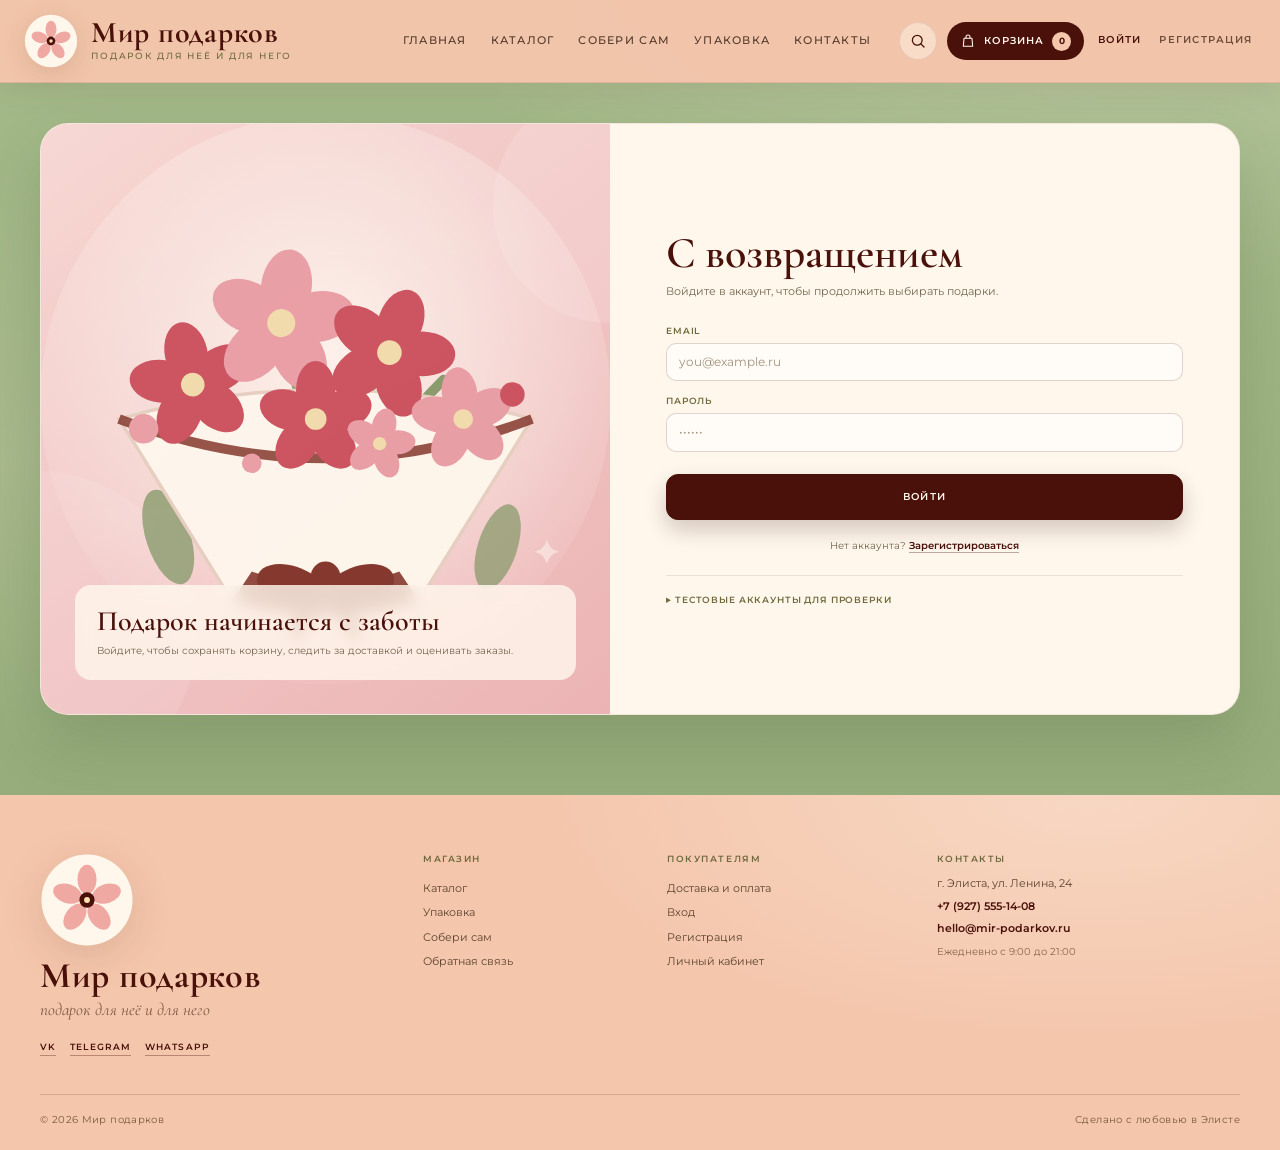
<file: account.html>
<!DOCTYPE html>
<html lang="ru">
<head>
  <meta charset="UTF-8">
  <meta name="viewport" content="width=device-width, initial-scale=1">
  <title>Личный кабинет — Страна подарков</title>
  <link rel="preconnect" href="https://fonts.googleapis.com">
  <link rel="preconnect" href="https://fonts.gstatic.com" crossorigin>
  <link href="https://fonts.googleapis.com/css2?family=Cormorant+Garamond:ital,wght@0,400;0,500;0,600;0,700&family=Montserrat:wght@300;400;500;600&display=swap" rel="stylesheet">
  <link rel="icon" href="img/favicon.svg" type="image/svg+xml">
  <link rel="stylesheet" href="css/style.css">
</head>
<body>
  <header class="header"></header>

  <main class="container">
    <div class="page-hero">
      <div class="page-hero-copy">
        <div class="breadcrumbs"><a href="index.html">Главная</a><span>·</span><span>Личный кабинет</span></div>
        <h1>Личный кабинет</h1>
        <p>Здесь появляются ваши заказы, статусы доставки и оценки. Спасибо, что выбираете нас.</p>
      </div>
      <div class="page-hero-art" id="pageHeroArt"></div>
    </div>

    <div id="accountRoot"></div>
  </main>

  <footer class="footer"></footer>

  <script src="js/data.js"></script>
  <script src="js/auth.js"></script>
  <script src="js/cart.js"></script>
  <script src="js/order.js"></script>
  <script src="js/app.js"></script>
  <script>
    document.addEventListener('DOMContentLoaded', function () {
      if (!isLogged()) {
        location.href = 'login.html';
        return;
      }

      document.getElementById('pageHeroArt').innerHTML = artJewelry(0);

      const user = currentUser();
      const root = document.getElementById('accountRoot');
      const tempRatings = {};
      const newOrderId = new URLSearchParams(location.search).get('new');

      function statusBadge(status) {
        return '<span class="status-badge status-' + status + '">' + (STATUS_LABELS[status] || status) + '</span>';
      }

      function itemArt(item) {
        if (item.img) {
          return '<img src="' + imageUrl(item.img) + '" alt="' + escapeHtml(item.name) + '">';
        }
        return artByType(item.art || item.cat || 'sets', item.variant || 0);
      }

      function plural(number, one, few, many) {
        const mod10 = number % 10;
        const mod100 = number % 100;
        if (mod10 === 1 && mod100 !== 11) return one;
        if (mod10 >= 2 && mod10 <= 4 && (mod100 < 10 || mod100 >= 20)) return few;
        return many;
      }

      function renderProfile() {
        const orders = getOrdersByUser(user.id);
        const totalSpent = orders.reduce(function (sum, order) { return sum + order.total; }, 0);
        const initial = escapeHtml((user.name || 'Г').trim().charAt(0).toUpperCase());
        const roleLabel = user.role === 'admin' ? 'Администратор' : user.role === 'assembler' ? 'Сборщик' : user.role === 'courier' ? 'Курьер' : 'Клиент';

        return '<aside class="profile-card">' +
          '<div class="profile-top">' +
            '<div class="profile-avatar">' + initial + '</div>' +
            '<div><div class="profile-name">' + escapeHtml(user.name) + '</div><div class="profile-role">' + roleLabel + '</div></div>' +
          '</div>' +
          '<div class="profile-info">' +
            '<p><b>Email</b>' + escapeHtml(user.email) + '</p>' +
            '<p><b>Телефон</b>' + escapeHtml(user.phone || 'не указан') + '</p>' +
            '<p><b>Адрес</b>' + escapeHtml(user.address || 'не указан') + '</p>' +
          '</div>' +
          '<div class="profile-stats">' +
            '<div class="profile-stat"><strong>' + orders.length + '</strong><span>заказов</span></div>' +
            '<div class="profile-stat"><strong>' + formatPrice(totalSpent).replace(' ₽', '') + '</strong><span>потрачено, ₽</span></div>' +
          '</div>' +
          '<a href="catalog.html" class="btn btn-outline btn-block">К подаркам</a>' +
        '</aside>';
      }

      function renderOrders() {
        const orders = getOrdersByUser(user.id);

        let content;
        if (!orders.length) {
          content = '<div class="empty-state">' +
            '<div class="empty-mark">' + sakuraLogo() + '</div>' +
            '<h3>Заказов пока нет</h3>' +
            '<p>Самое время выбрать первый подарок. В каталоге 35 идей, а в конструкторе можно собрать свой набор.</p>' +
            '<a href="catalog.html" class="btn btn-primary">Выбрать подарок</a>' +
          '</div>';
        } else {
          content = orders.map(function (order) {
            let action = '';
            if (order.status === 'done' && !order.receivedAt) {
              action = '<div class="order-actions">' +
                '<p>Курьер отметил заказ как доставленный. Всё в порядке?</p>' +
                '<button type="button" class="btn btn-success btn-sm" data-confirm="' + order.id + '">Подтвердить получение</button>' +
              '</div>';
            } else if (order.status === 'done' && order.receivedAt && !order.rating) {
              action = '<div class="order-actions">' +
                '<p>Спасибо! Поставьте оценку — это помогает нам становиться лучше.</p>' +
                '<div class="rating-stars" data-stars="' + order.id + '">' +
                  [1, 2, 3, 4, 5].map(function (value) {
                    return '<button type="button" data-rate-order="' + order.id + '" data-rate-value="' + value + '" aria-label="Оценка ' + value + ' из 5">★</button>';
                  }).join('') +
                '</div>' +
                '<textarea class="rating-textarea" id="review-' + order.id + '" placeholder="Несколько слов о подарке и доставке (необязательно)"></textarea>' +
                '<button type="button" class="btn btn-primary btn-sm" data-submit-rating="' + order.id + '">Отправить оценку</button>' +
              '</div>';
            } else if (order.rating) {
              action = '<div class="rating-view">' +
                '<div class="stars">' + '★'.repeat(order.rating) + '☆'.repeat(5 - order.rating) + '</div>' +
                (order.review ? '<div style="margin-top:4px">«' + escapeHtml(order.review) + '»</div>' : '') +
              '</div>';
            } else if (order.status === 'canceled') {
              action = '<div class="order-actions"><p>Заказ отменён. Если это ошибка — напишите нам, поможем.</p></div>';
            }

            return '<article class="order-card">' +
              '<div class="order-head">' +
                '<div><div class="order-number">Заказ #' + order.id + '</div><div class="order-date">' + new Date(order.createdAt).toLocaleString('ru-RU') + '</div></div>' +
                statusBadge(order.status) +
              '</div>' +
              '<div class="order-items">' + order.items.map(function (item) {
                return '<div class="order-item">' +
                  '<div class="order-thumb">' + itemArt(item) + '</div>' +
                  '<div class="order-item-name"><b>' + escapeHtml(item.name) + '</b><span>' + item.qty + ' шт.' + (item.custom_data ? ' · ' + escapeHtml(item.custom_data) : '') + '</span></div>' +
                  '<div class="order-item-price">' + formatPrice(item.price * item.qty) + '</div>' +
                '</div>';
              }).join('') + '</div>' +
              '<div class="order-foot">' +
                '<div>' +
                  '<div class="order-total">Итого <b>' + formatPrice(order.total) + '</b></div>' +
                  '<div class="order-address">' + escapeHtml(order.recipientName || order.userName) + ' · ' + escapeHtml(order.phone) + '<br>' + escapeHtml(order.address) + '</div>' +
                '</div>' +
                '<button type="button" class="btn btn-outline btn-sm" data-repeat="' + order.id + '">Повторить заказ</button>' +
              '</div>' +
              action +
            '</article>';
          }).join('');
        }

        document.getElementById('orders').innerHTML = content;
      }

      root.innerHTML = '<div class="account-layout">' + renderProfile() +
        '<section class="account-main">' +
          '<div class="account-head"><div><h1>Мои заказы</h1><p>Все заказы и их статусы</p></div><span class="eyebrow">' + getOrdersByUser(user.id).length + ' ' + plural(getOrdersByUser(user.id).length, 'заказ', 'заказа', 'заказов') + '</span></div>' +
          '<div class="orders-list" id="orders"></div>' +
        '</section>' +
      '</div>';

      const ordersEl = document.getElementById('orders');

      ordersEl.addEventListener('click', function (event) {
        const confirmButton = event.target.closest('[data-confirm]');
        if (confirmButton) {
          try {
            confirmReceived(Number(confirmButton.dataset.confirm));
            showToast('Получение подтверждено', 'success');
            renderOrders();
          } catch (error) {
            showToast(error.message, 'error');
          }
          return;
        }

        const starButton = event.target.closest('[data-rate-order]');
        if (starButton) {
          const orderId = Number(starButton.dataset.rateOrder);
          const value = Number(starButton.dataset.rateValue);
          tempRatings[orderId] = value;
          const stars = starButton.parentElement.querySelectorAll('button');
          stars.forEach(function (star, index) {
            star.classList.toggle('active', index < value);
          });
          return;
        }

        const submitRating = event.target.closest('[data-submit-rating]');
        if (submitRating) {
          const orderId = Number(submitRating.dataset.submitRating);
          const rating = tempRatings[orderId] || 0;
          if (!rating) {
            showToast('Поставьте оценку от 1 до 5 звёзд', 'error');
            return;
          }
          const reviewInput = document.getElementById('review-' + orderId);
          try {
            rateOrder(orderId, rating, reviewInput ? reviewInput.value : '');
            showToast('Спасибо за отзыв!', 'success');
            renderOrders();
          } catch (error) {
            showToast(error.message, 'error');
          }
          return;
        }

        const repeatButton = event.target.closest('[data-repeat]');
        if (repeatButton) {
          const order = getOrders().find(function (item) { return item.id === Number(repeatButton.dataset.repeat); });
          if (order) {
            const cart = getCart();
            order.items.forEach(function (item) {
              const existing = cart.find(function (cartItem) {
                return cartItem.name === item.name && (cartItem.custom_data || '') === (item.custom_data || '');
              });
              if (existing) existing.qty += item.qty;
              else cart.push(Object.assign({}, item));
            });
            saveCart(cart);
            location.href = 'cart.html';
          }
        }
      });

      renderOrders();

      if (newOrderId) {
        showToast('Заказ #' + newOrderId + ' оформлен. Спасибо!', 'success');
        history.replaceState({}, '', 'account.html');
      }
    });
  </script>
</body>
</html>
</file>
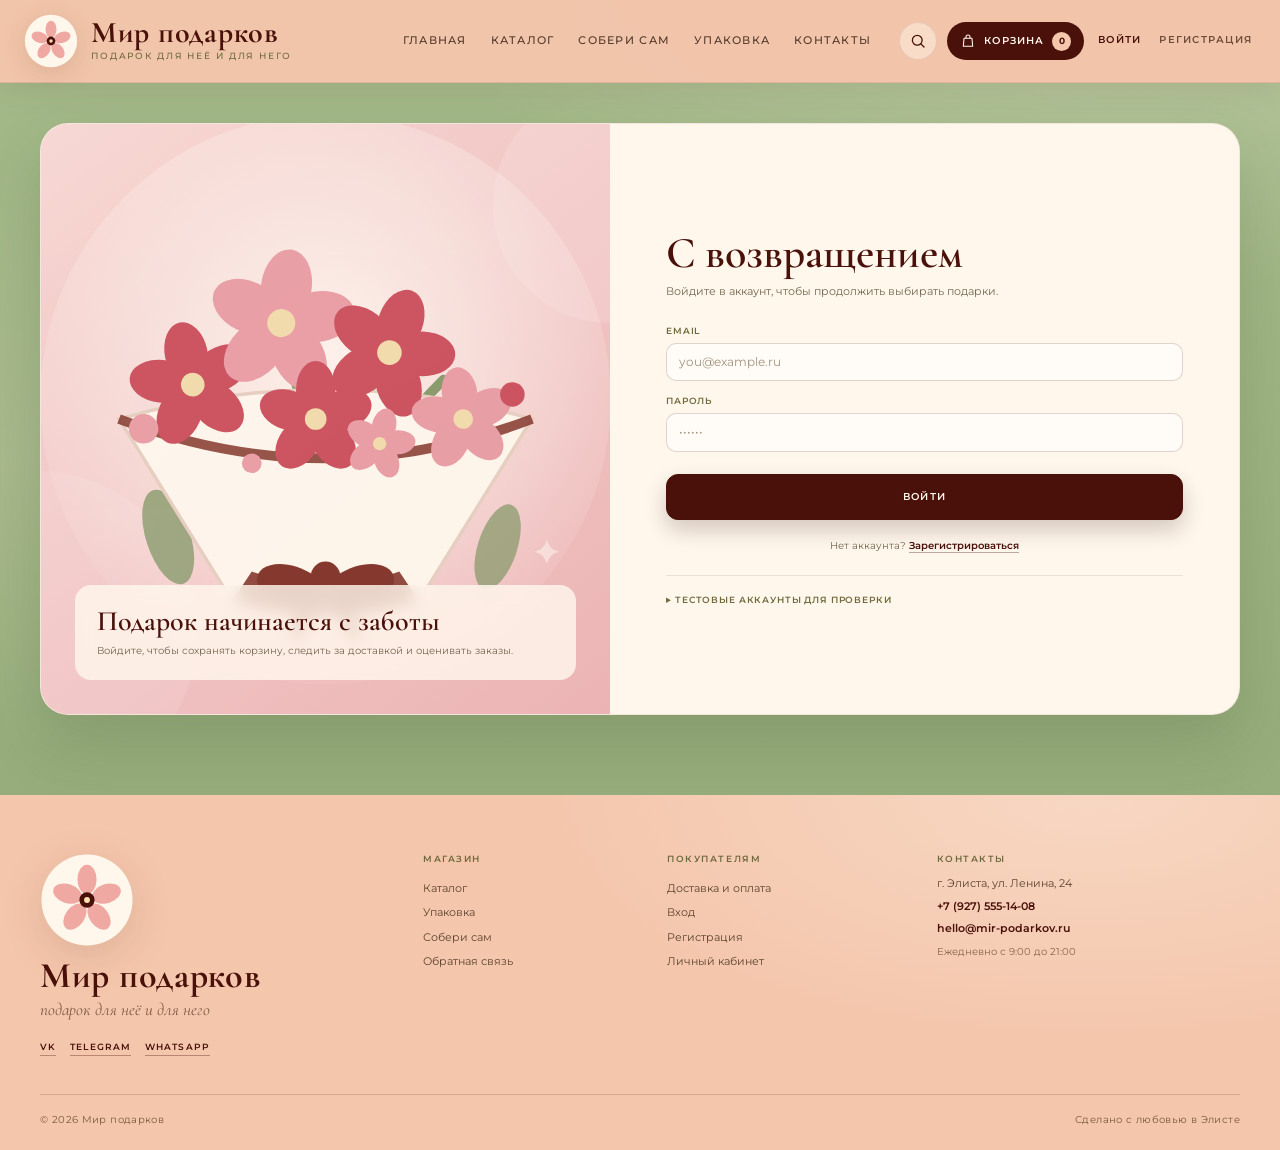
<file: admin.html>
<!DOCTYPE html>
<html lang="ru">
<head>
  <meta charset="UTF-8">
  <meta name="viewport" content="width=device-width, initial-scale=1">
  <title>Админ-панель — Страна подарков</title>
  <link rel="preconnect" href="https://fonts.googleapis.com">
  <link rel="preconnect" href="https://fonts.gstatic.com" crossorigin>
  <link href="https://fonts.googleapis.com/css2?family=Cormorant+Garamond:ital,wght@0,400;0,500;0,600;0,700&family=Montserrat:wght@300;400;500;600&display=swap" rel="stylesheet">
  <link rel="icon" href="img/favicon.svg" type="image/svg+xml">
  <link rel="stylesheet" href="css/style.css">
</head>
<body>
  <header class="header"></header>

  <main class="container">
    <div class="page-hero">
      <div class="page-hero-copy">
        <div class="breadcrumbs"><a href="index.html">Главная</a><span>·</span><span>Админ-панель</span></div>
        <h1>Панель администратора</h1>
        <p>Заказы, статусы, пользователи, оценки и обращения — всё в одном месте.</p>
      </div>
      <div class="page-hero-art" id="pageHeroArt"></div>
    </div>

    <div class="stats-grid" id="stats"></div>

    <section class="data-section">
      <h2>Заказы</h2>
      <div class="data-card" id="orders"></div>
    </section>

    <section class="data-section">
      <h2>Оценки клиентов</h2>
      <div class="data-card" id="ratings"></div>
    </section>

    <section class="data-section">
      <h2>Пользователи</h2>
      <div class="data-card" id="users"></div>
    </section>

    <section class="data-section" style="margin-bottom:80px">
      <h2>Обращения</h2>
      <div class="data-card" id="messages"></div>
    </section>
  </main>

  <footer class="footer"></footer>

  <script src="js/data.js"></script>
  <script src="js/auth.js"></script>
  <script src="js/cart.js"></script>
  <script src="js/order.js"></script>
  <script src="js/app.js"></script>
  <script>
    document.addEventListener('DOMContentLoaded', function () {
      if (!requireRole(['admin'])) return;

      document.getElementById('pageHeroArt').innerHTML = artJewelry(3);

      const STATUSES = ['new', 'assembling', 'assembled', 'delivering', 'done', 'canceled'];

      function renderStats() {
        const orders = getOrders();
        const total = orders.reduce(function (sum, order) { return sum + order.total; }, 0);
        const average = getAverageRating();
        const users = getUsers();

        document.getElementById('stats').innerHTML =
          '<div class="stat-card"><span>Всего заказов</span><strong>' + orders.length + '</strong></div>' +
          '<div class="stat-card"><span>Общая сумма</span><strong>' + formatPrice(total) + '</strong></div>' +
          '<div class="stat-card"><span>Средняя оценка</span><strong>' + (average ? average.toFixed(1) + ' ★' : '—') + '</strong></div>' +
          '<div class="stat-card"><span>Пользователей</span><strong>' + users.length + '</strong></div>';
      }

      function renderOrders() {
        const orders = getOrders().slice().reverse();
        const el = document.getElementById('orders');

        if (!orders.length) {
          el.innerHTML = '<div class="empty-state" style="border:none;background:transparent"><div class="empty-mark">' + sakuraLogo() + '</div><h3>Заказов пока нет</h3><p>Оформите тестовый заказ из каталога, чтобы проверить весь путь.</p></div>';
          return;
        }

        el.innerHTML = '<table class="data-table">' +
          '<thead><tr><th>№</th><th>Клиент</th><th>Состав</th><th>Сумма</th><th>Статус</th><th>Дата</th><th>Изменить</th></tr></thead><tbody>' +
          orders.map(function (order) {
            return '<tr>' +
              '<td>#' + order.id + '</td>' +
              '<td>' + escapeHtml(order.recipientName || order.userName) + '<br><small>' + escapeHtml(order.phone) + '<br>' + escapeHtml(order.address) + '</small></td>' +
              '<td>' + order.items.map(function (item) {
                return escapeHtml(item.name) + ' ×' + item.qty + (item.custom_data ? '<br><small>' + escapeHtml(item.custom_data) + '</small>' : '');
              }).join('<br>') + (order.comment ? '<br><small><i>' + escapeHtml(order.comment) + '</i></small>' : '') + '</td>' +
              '<td><b>' + formatPrice(order.total) + '</b></td>' +
              '<td><span class="status-badge status-' + order.status + '">' + (STATUS_LABELS[order.status] || order.status) + '</span></td>' +
              '<td><small>' + new Date(order.createdAt).toLocaleString('ru-RU') + '</small></td>' +
              '<td><select data-status-order="' + order.id + '">' +
                STATUSES.map(function (status) {
                  return '<option value="' + status + '"' + (order.status === status ? ' selected' : '') + '>' + STATUS_LABELS[status] + '</option>';
                }).join('') +
              '</select></td>' +
            '</tr>';
          }).join('') + '</tbody></table>';
      }

      function renderRatings() {
        const ratings = getAllRatings();
        const el = document.getElementById('ratings');

        if (!ratings.length) {
          el.innerHTML = '<div class="empty-state" style="border:none;background:transparent"><h3>Оценок пока нет</h3><p>После доставки клиент сможет подтвердить получение и поставить оценку.</p></div>';
          return;
        }

        el.innerHTML = '<table class="data-table"><thead><tr><th>Заказ</th><th>Клиент</th><th>Оценка</th><th>Отзыв</th><th>Дата</th></tr></thead><tbody>' +
          ratings.map(function (rating) {
            return '<tr>' +
              '<td>#' + rating.orderId + '</td>' +
              '<td>' + escapeHtml(rating.userName) + '</td>' +
              '<td><span style="color:#D7B36A;font-size:15px">' + '★'.repeat(rating.rating) + '☆'.repeat(5 - rating.rating) + '</span></td>' +
              '<td>' + (rating.review ? escapeHtml(rating.review) : '<small>без отзыва</small>') + '</td>' +
              '<td><small>' + new Date(rating.date).toLocaleString('ru-RU') + '</small></td>' +
            '</tr>';
          }).join('') + '</tbody></table>';
      }

      function renderUsers() {
        const roleNames = { admin: 'Администратор', assembler: 'Сборщик', courier: 'Курьер', client: 'Клиент' };
        document.getElementById('users').innerHTML = '<table class="data-table"><thead><tr><th>ID</th><th>Имя</th><th>Email</th><th>Телефон</th><th>Роль</th></tr></thead><tbody>' +
          getUsers().map(function (user) {
            return '<tr><td>' + user.id + '</td><td>' + escapeHtml(user.name) + '</td><td>' + escapeHtml(user.email) + '</td><td>' + escapeHtml(user.phone || '—') + '</td><td>' + (roleNames[user.role] || user.role) + '</td></tr>';
          }).join('') + '</tbody></table>';
      }

      function renderMessages() {
        let list = [];
        try { list = JSON.parse(localStorage.getItem('contactMessages') || '[]'); } catch (error) { list = []; }
        list = list.slice().reverse();
        const el = document.getElementById('messages');

        if (!list.length) {
          el.innerHTML = '<div class="empty-state" style="border:none;background:transparent"><h3>Обращений нет</h3><p>Сообщения из формы обратной связи появятся здесь.</p></div>';
          return;
        }

        el.innerHTML = '<table class="data-table"><thead><tr><th>Дата</th><th>Имя</th><th>Email</th><th>Тема</th><th>Сообщение</th></tr></thead><tbody>' +
          list.map(function (message) {
            return '<tr>' +
              '<td><small>' + new Date(message.date).toLocaleString('ru-RU') + '</small></td>' +
              '<td>' + escapeHtml(message.name) + '</td>' +
              '<td>' + escapeHtml(message.email) + '</td>' +
              '<td>' + escapeHtml(message.subject || '—') + '</td>' +
              '<td>' + escapeHtml(message.message) + '</td>' +
            '</tr>';
          }).join('') + '</tbody></table>';
      }

      document.getElementById('orders').addEventListener('change', function (event) {
        const select = event.target.closest('[data-status-order]');
        if (!select) return;
        updateOrderStatus(Number(select.dataset.statusOrder), select.value);
        showToast('Статус заказа обновлён', 'success');
        renderStats();
        renderOrders();
      });

      renderStats();
      renderOrders();
      renderRatings();
      renderUsers();
      renderMessages();
    });
  </script>
</body>
</html>
</file>
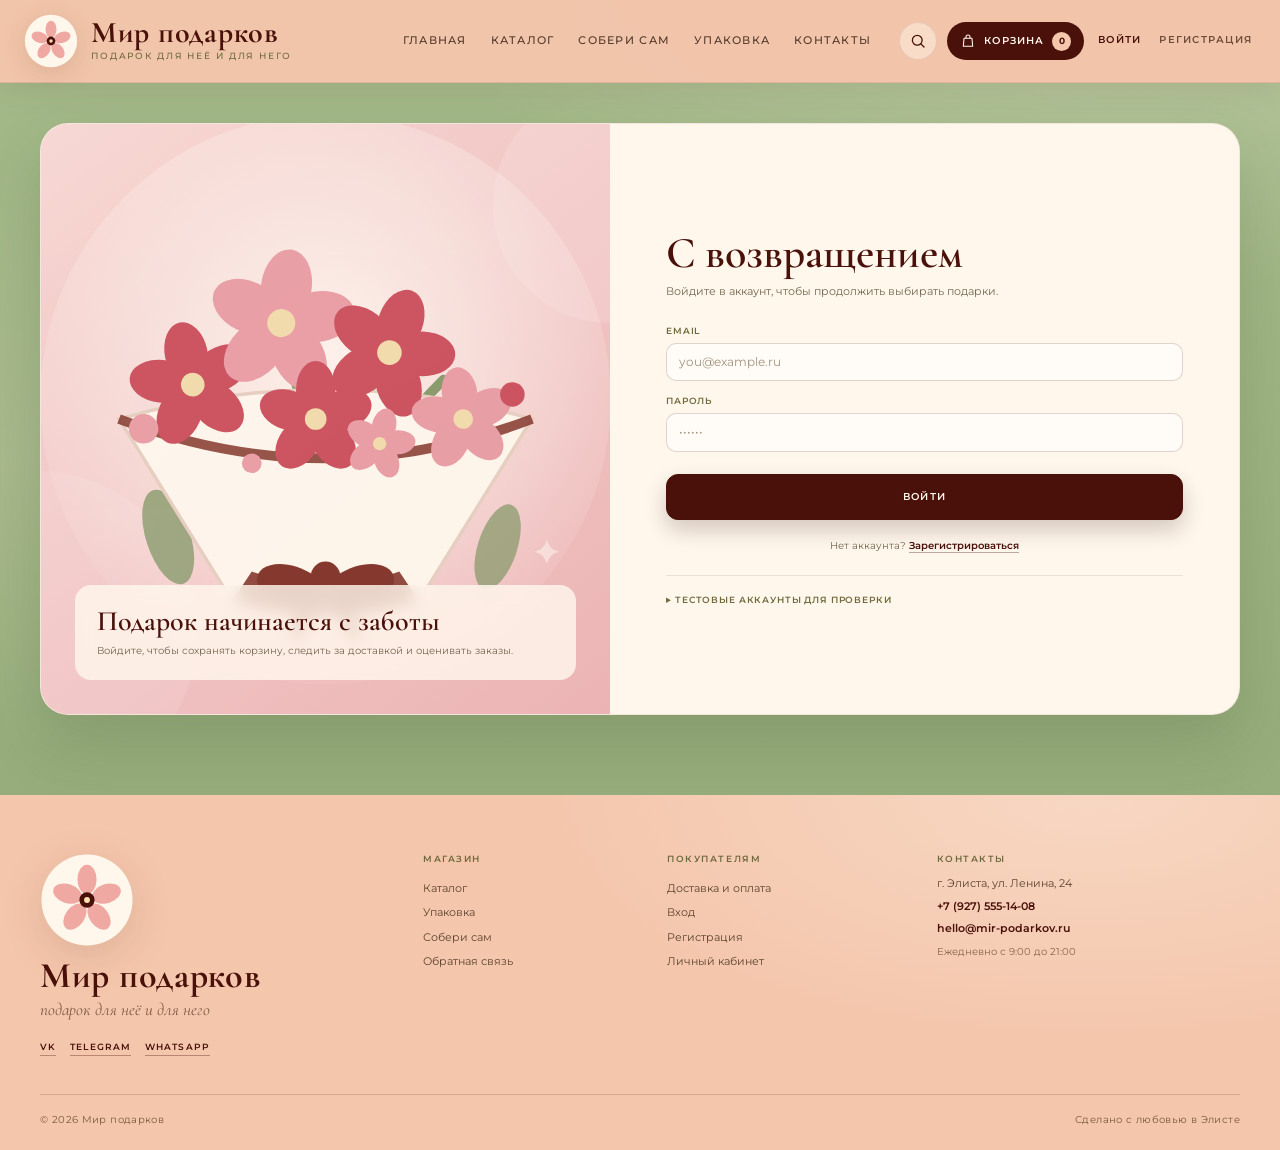
<file: assembler.html>
<!DOCTYPE html>
<html lang="ru">
<head>
  <meta charset="UTF-8">
  <meta name="viewport" content="width=device-width, initial-scale=1">
  <title>Сборка заказов — Страна подарков</title>
  <link rel="preconnect" href="https://fonts.googleapis.com">
  <link rel="preconnect" href="https://fonts.gstatic.com" crossorigin>
  <link href="https://fonts.googleapis.com/css2?family=Cormorant+Garamond:ital,wght@0,400;0,500;0,600;0,700&family=Montserrat:wght@300;400;500;600&display=swap" rel="stylesheet">
  <link rel="icon" href="img/favicon.svg" type="image/svg+xml">
  <link rel="stylesheet" href="css/style.css">
</head>
<body>
  <header class="header"></header>

  <main class="container">
    <div class="page-hero">
      <div class="page-hero-copy">
        <div class="breadcrumbs"><a href="index.html">Главная</a><span>·</span><span>Сборка заказов</span></div>
        <h1>Сборка заказов</h1>
        <p>Возьмите заказ в работу, соберите подарок по составу и отметьте его готовым к доставке.</p>
      </div>
      <div class="page-hero-art" id="pageHeroArt"></div>
    </div>

    <div class="queue-grid" id="orders"></div>
  </main>

  <footer class="footer"></footer>

  <script src="js/data.js"></script>
  <script src="js/auth.js"></script>
  <script src="js/cart.js"></script>
  <script src="js/order.js"></script>
  <script src="js/app.js"></script>
  <script>
    document.addEventListener('DOMContentLoaded', function () {
      if (!requireRole(['assembler'])) return;
      const me = currentUser();
      document.getElementById('pageHeroArt').innerHTML = artSets(2);

      function render() {
        const orders = getOrdersByStatus(['new', 'assembling']);
        const el = document.getElementById('orders');

        if (!orders.length) {
          el.innerHTML = '<div class="empty-state" style="grid-column:1/-1"><div class="empty-mark">' + sakuraLogo() + '</div><h3>Очередь пуста</h3><p>Новые заказы появятся здесь сразу после оформления.</p><a href="admin.html" class="btn btn-outline">Посмотреть все заказы</a></div>';
          return;
        }

        el.innerHTML = orders.map(function (order) {
          return '<article class="queue-card">' +
            '<div class="queue-head">' +
              '<div><h3>Заказ #' + order.id + '</h3><p>' + new Date(order.createdAt).toLocaleString('ru-RU') + '</p></div>' +
              '<span class="status-badge status-' + order.status + '">' + STATUS_LABELS[order.status] + '</span>' +
            '</div>' +
            '<div class="queue-info">' +
              '<span><b>Получатель:</b> ' + escapeHtml(order.recipientName || order.userName) + '</span>' +
              '<span><b>Телефон:</b> ' + escapeHtml(order.phone) + '</span>' +
              '<span><b>Адрес:</b> ' + escapeHtml(order.address) + '</span>' +
              (order.comment ? '<span><b>Комментарий:</b> ' + escapeHtml(order.comment) + '</span>' : '') +
            '</div>' +
            '<div class="queue-items">' + order.items.map(function (item) {
              return '<div class="queue-item">' +
                '<div class="queue-thumb">' + (item.img ? '<img src="' + imageUrl(item.img) + '" alt="' + escapeHtml(item.name) + '">' : artByType(item.art || item.cat || 'sets', item.variant || 0)) + '</div>' +
                '<div><b>' + escapeHtml(item.name) + '</b> ×' + item.qty + (item.custom_data ? '<small>' + escapeHtml(item.custom_data) + '</small>' : '') + '</div>' +
              '</div>';
            }).join('') + '</div>' +
            '<div class="queue-foot">' +
              '<div class="queue-total">Итого<b>' + formatPrice(order.total) + '</b></div>' +
              (order.status === 'new'
                ? '<button type="button" class="btn btn-primary btn-sm" data-start="' + order.id + '">Начать сборку</button>'
                : '<button type="button" class="btn btn-success btn-sm" data-done="' + order.id + '">Собран</button>') +
            '</div>' +
          '</article>';
        }).join('');
      }

      document.getElementById('orders').addEventListener('click', function (event) {
        const startButton = event.target.closest('[data-start]');
        if (startButton) {
          updateOrderStatus(Number(startButton.dataset.start), 'assembling', me.id, 'assembler');
          showToast('Заказ взят в сборку', 'success');
          render();
          return;
        }

        const doneButton = event.target.closest('[data-done]');
        if (doneButton) {
          updateOrderStatus(Number(doneButton.dataset.done), 'assembled', me.id, 'assembler');
          showToast('Заказ собран и передан курьеру', 'success');
          render();
        }
      });

      render();
    });
  </script>
</body>
</html>
</file>
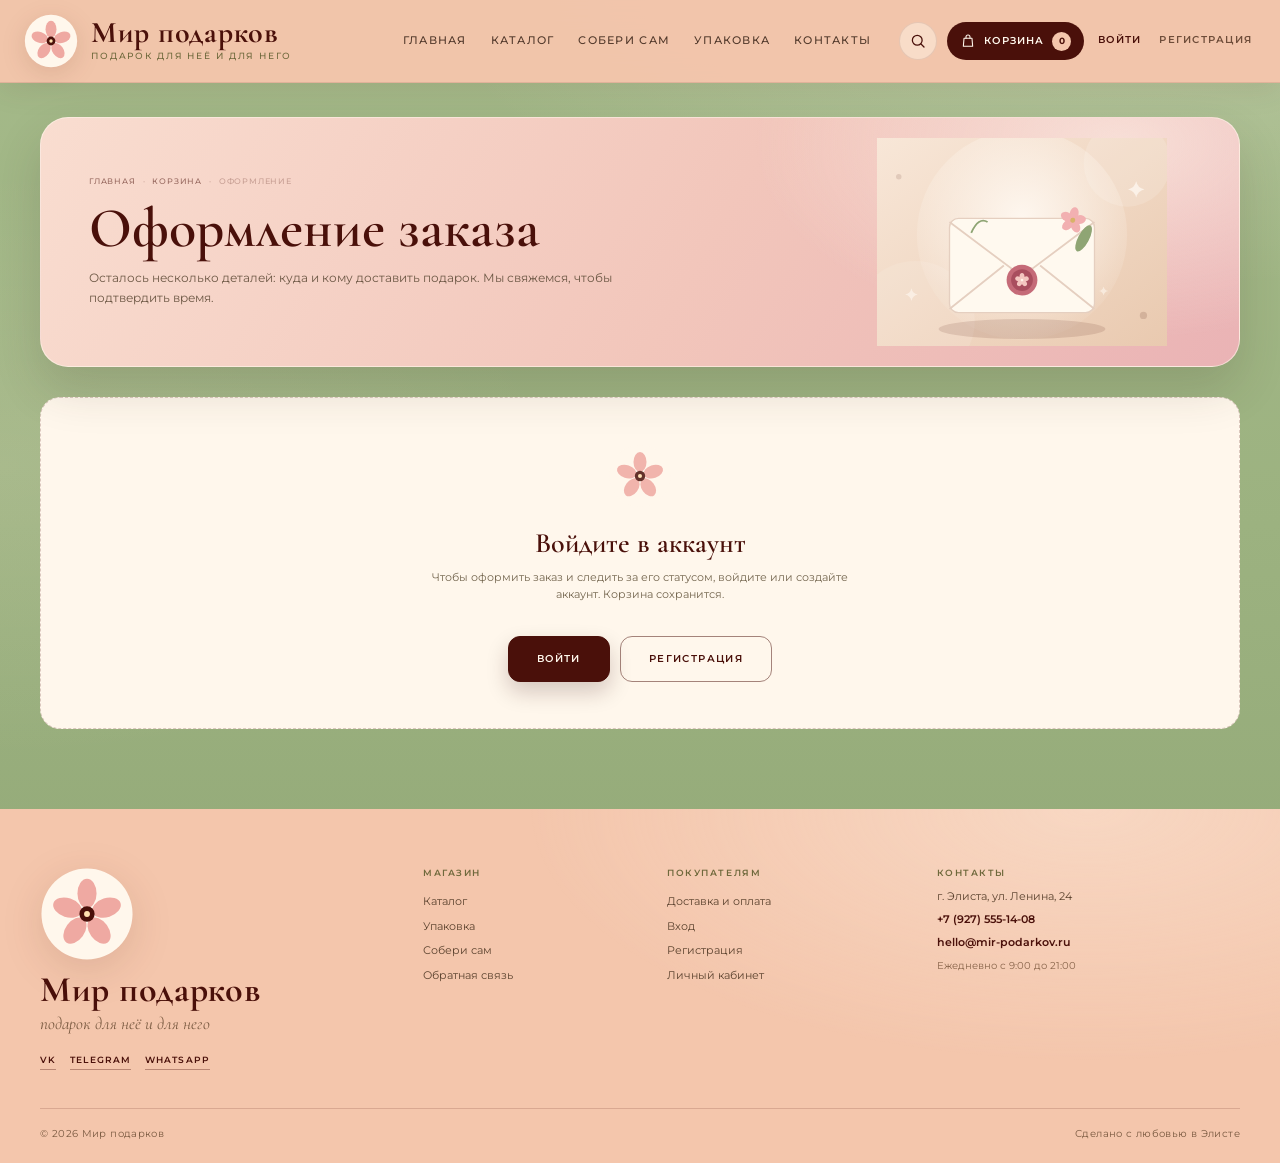
<file: checkout.html>
<!DOCTYPE html>
<html lang="ru">
<head>
  <meta charset="UTF-8">
  <meta name="viewport" content="width=device-width, initial-scale=1">
  <title>Оформление заказа — Страна подарков</title>
  <link rel="preconnect" href="https://fonts.googleapis.com">
  <link rel="preconnect" href="https://fonts.gstatic.com" crossorigin>
  <link href="https://fonts.googleapis.com/css2?family=Cormorant+Garamond:ital,wght@0,400;0,500;0,600;0,700&family=Montserrat:wght@300;400;500;600&display=swap" rel="stylesheet">
  <link rel="icon" href="img/favicon.svg" type="image/svg+xml">
  <link rel="stylesheet" href="css/style.css">
</head>
<body>
  <header class="header"></header>

  <main class="container">
    <div class="page-hero">
      <div class="page-hero-copy">
        <div class="breadcrumbs"><a href="index.html">Главная</a><span>·</span><a href="cart.html">Корзина</a><span>·</span><span>Оформление</span></div>
        <h1>Оформление заказа</h1>
        <p>Осталось несколько деталей: куда и кому доставить подарок. Мы свяжемся, чтобы подтвердить время.</p>
      </div>
      <div class="page-hero-art" id="pageHeroArt"></div>
    </div>

    <div id="checkoutRoot"></div>
  </main>

  <footer class="footer"></footer>

  <script src="js/data.js"></script>
  <script src="js/auth.js"></script>
  <script src="js/cart.js"></script>
  <script src="js/order.js"></script>
  <script src="js/app.js"></script>
  <script>
    document.addEventListener('DOMContentLoaded', function () {
      document.getElementById('pageHeroArt').innerHTML = artPackaging('envelope', 4);

      const root = document.getElementById('checkoutRoot');
      const user = currentUser();
      const cart = getCart();

      if (!user) {
        root.innerHTML = '<div class="empty-state" style="margin-top:30px;margin-bottom:80px">' +
          '<div class="empty-mark">' + sakuraLogo() + '</div>' +
          '<h3>Войдите в аккаунт</h3>' +
          '<p>Чтобы оформить заказ и следить за его статусом, войдите или создайте аккаунт. Корзина сохранится.</p>' +
          '<div style="display:flex;gap:10px;justify-content:center;flex-wrap:wrap;margin-top:16px">' +
            '<a href="login.html" class="btn btn-primary">Войти</a>' +
            '<a href="register.html" class="btn btn-outline">Регистрация</a>' +
          '</div>' +
        '</div>';
        return;
      }

      if (!cart.length) {
        root.innerHTML = '<div class="empty-state" style="margin-top:30px;margin-bottom:80px">' +
          '<div class="empty-mark">' + sakuraLogo() + '</div>' +
          '<h3>Корзина пуста</h3>' +
          '<p>Добавьте подарок из каталога или соберите свой набор — и возвращайтесь к оформлению.</p>' +
          '<a href="catalog.html" class="btn btn-primary">В каталог</a>' +
        '</div>';
        return;
      }

      const total = cartTotal();

      root.innerHTML = '<div class="checkout-layout">' +
        '<form class="form-card" id="checkoutForm">' +
          '<h2>Данные получателя</h2>' +
          '<p>Поля со звёздочкой обязательны.</p>' +
          '<div class="form-grid">' +
            '<label class="field"><span>Имя получателя *</span><input type="text" name="recipient" value="' + escapeHtml(user.name) + '" required></label>' +
            '<label class="field"><span>Телефон *</span><input type="tel" name="phone" value="' + escapeHtml(user.phone || '') + '" required></label>' +
          '</div>' +
          '<label class="field"><span>Адрес доставки *</span><input type="text" name="address" value="' + escapeHtml(user.address || '') + '" placeholder="г. Элиста, улица, дом, квартира" required></label>' +
          '<div class="form-grid">' +
            '<label class="field"><span>Дата доставки</span><input type="date" name="date"></label>' +
            '<label class="field"><span>Удобное время</span><select name="time"><option value="09-12">09:00–12:00</option><option value="12-15">12:00–15:00</option><option value="15-18">15:00–18:00</option><option value="18-21">18:00–21:00</option></select></label>' +
          '</div>' +
          '<label class="field"><span>Комментарий к заказу</span><textarea name="comment" placeholder="Текст открытки, пожелания по упаковке, ориентиры…"></textarea></label>' +
          '<p class="form-note">Нажимая «Подтвердить заказ», вы соглашаетесь с условиями обработки персональных данных.</p>' +
          '<button type="submit" class="btn btn-primary btn-block" style="margin-top:16px">Подтвердить заказ · ' + formatPrice(total) + '</button>' +
        '</form>' +
        '<aside class="order-summary">' +
          '<h2>Ваш заказ</h2>' +
          cart.map(function (item) {
            return '<div class="summary-item">' +
              '<div class="summary-thumb">' + (item.img ? '<img src="' + imageUrl(item.img) + '" alt="' + escapeHtml(item.name) + '">' : artByType(item.art || item.cat || 'sets', item.variant || 0)) + '</div>' +
              '<div class="summary-name"><b>' + escapeHtml(item.name) + '</b><span>' + item.qty + ' шт. · ' + (item.custom_data ? 'собран вручную' : categoryName(item.cat)) + '</span></div>' +
              '<div class="summary-price">' + formatPrice(item.price * item.qty) + '</div>' +
            '</div>';
          }).join('') +
          '<div class="summary-row" style="margin-top:10px"><span>Доставка</span><strong>бесплатно</strong></div>' +
          '<div class="summary-row total"><span>Итого</span><strong>' + formatPrice(total) + '</strong></div>' +
          '<p class="summary-note">После оформления заказ появится в личном кабинете со статусом «Новый».</p>' +
        '</aside>' +
      '</div>';

      const form = document.getElementById('checkoutForm');
      const dateInput = form.querySelector('[name="date"]');
      const today = new Date();
      const yyyy = today.getFullYear();
      const mm = String(today.getMonth() + 1).padStart(2, '0');
      const dd = String(today.getDate()).padStart(2, '0');
      dateInput.min = yyyy + '-' + mm + '-' + dd;

      form.addEventListener('submit', function (event) {
        event.preventDefault();
        const data = new FormData(form);
        const date = data.get('date');
        const time = data.get('time');
        let comment = String(data.get('comment') || '').trim();
        if (date) {
          comment = 'Доставка: ' + date + ', ' + time + '. ' + comment;
        }
        try {
          const order = createOrder(
            String(data.get('address') || '').trim(),
            String(data.get('phone') || '').trim(),
            comment,
            String(data.get('recipient') || '').trim()
          );
          location.href = 'account.html?new=' + order.id;
        } catch (error) {
          showToast(error.message, 'error');
        }
      });
    });
  </script>
</body>
</html>
</file>
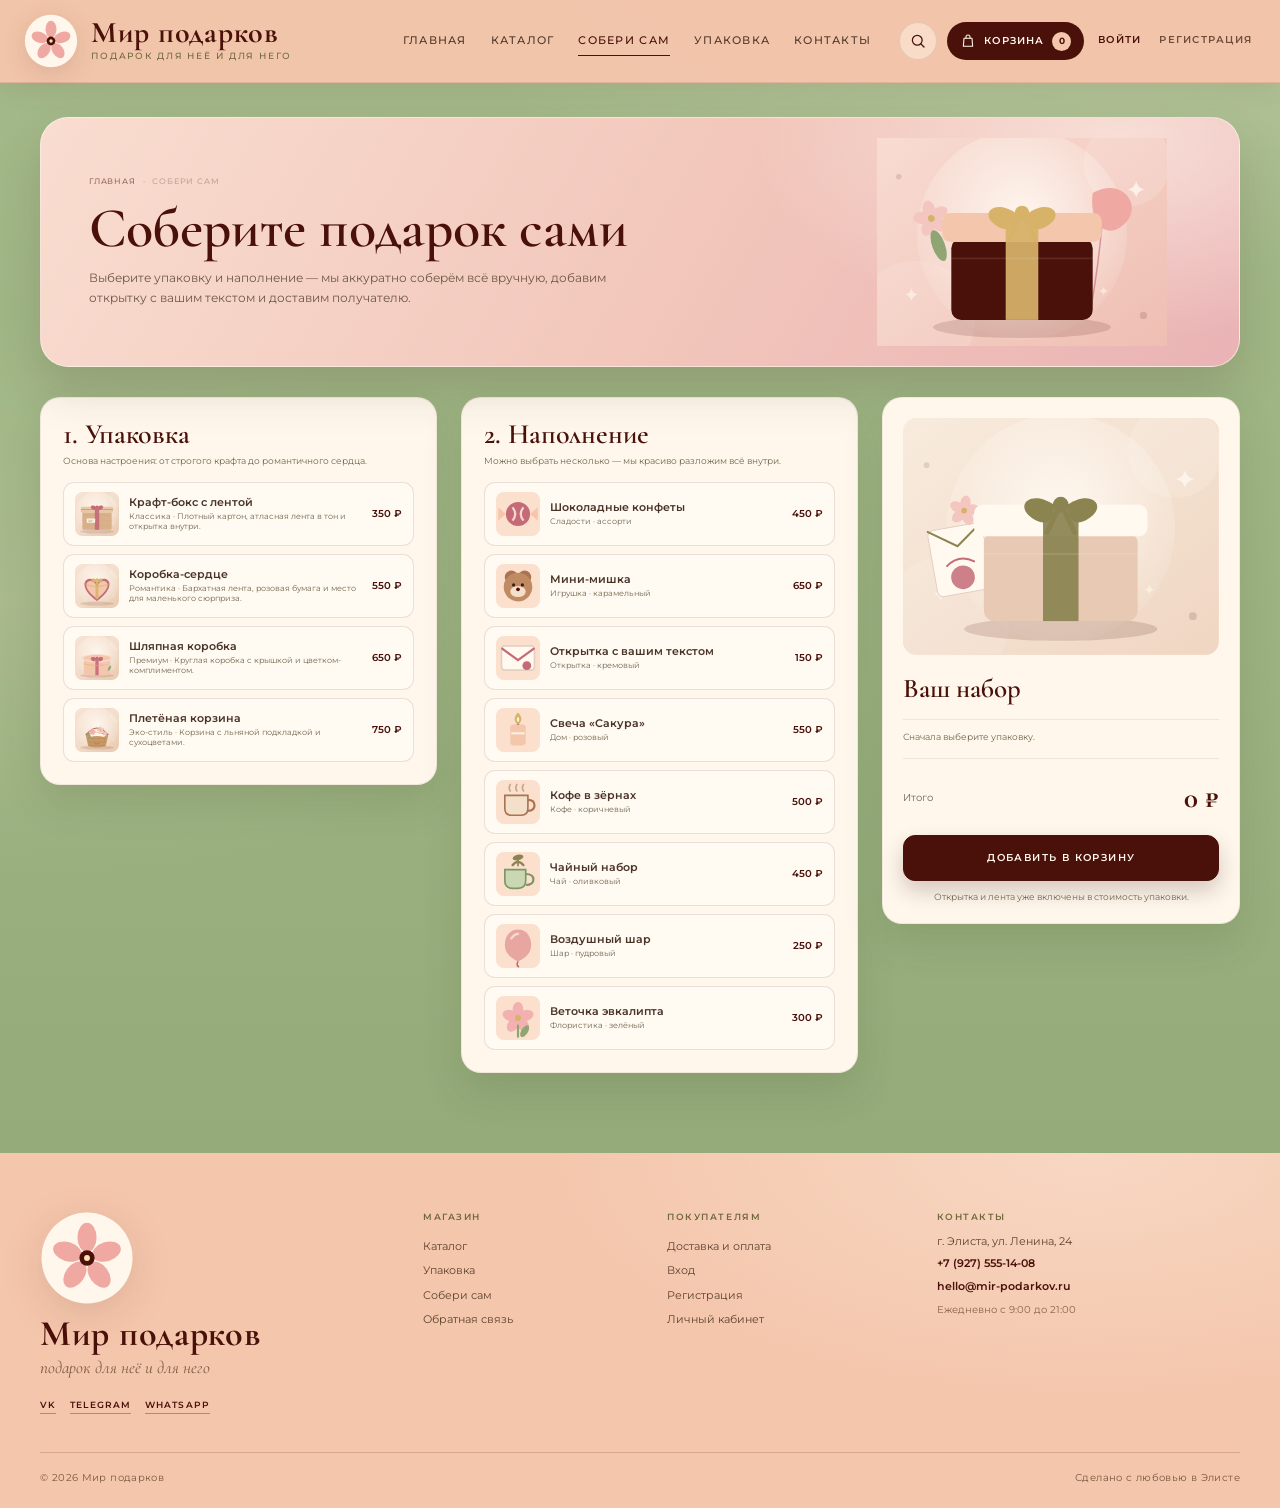
<file: constructor.html>
<!DOCTYPE html>
<html lang="ru">
<head>
  <meta charset="UTF-8">
  <meta name="viewport" content="width=device-width, initial-scale=1">
  <title>Собери сам — Страна подарков</title>
  <link rel="preconnect" href="https://fonts.googleapis.com">
  <link rel="preconnect" href="https://fonts.gstatic.com" crossorigin>
  <link href="https://fonts.googleapis.com/css2?family=Cormorant+Garamond:ital,wght@0,400;0,500;0,600;0,700&family=Montserrat:wght@300;400;500;600&display=swap" rel="stylesheet">
  <link rel="icon" href="img/favicon.svg" type="image/svg+xml">
  <link rel="stylesheet" href="css/style.css">
</head>
<body>
  <header class="header"></header>

  <main class="container">
    <div class="page-hero">
      <div class="page-hero-copy">
        <div class="breadcrumbs"><a href="index.html">Главная</a><span>·</span><span>Собери сам</span></div>
        <h1>Соберите подарок сами</h1>
        <p>Выберите упаковку и наполнение — мы аккуратно соберём всё вручную, добавим открытку с вашим текстом и доставим получателю.</p>
      </div>
      <div class="page-hero-art" id="pageHeroArt"></div>
    </div>

    <div class="constructor-layout">
      <section class="constructor-column">
        <h2>1. Упаковка</h2>
        <p>Основа настроения: от строгого крафта до романтичного сердца.</p>
        <div class="option-list" id="boxes"></div>
      </section>

      <section class="constructor-column">
        <h2>2. Наполнение</h2>
        <p>Можно выбрать несколько — мы красиво разложим всё внутри.</p>
        <div class="option-list" id="fillings"></div>
      </section>

      <aside class="constructor-preview">
        <div class="preview-art" id="previewArt"></div>
        <h2>Ваш набор</h2>
        <div class="preview-list" id="previewList"></div>
        <div class="preview-total"><span>Итого</span><strong id="total">0 ₽</strong></div>
        <button class="btn btn-primary" type="button" id="addCustomBtn">Добавить в корзину</button>
        <p class="constructor-note">Открытка и лента уже включены в стоимость упаковки.</p>
      </aside>
    </div>
  </main>

  <footer class="footer"></footer>

  <script src="js/data.js"></script>
  <script src="js/auth.js"></script>
  <script src="js/cart.js"></script>
  <script src="js/order.js"></script>
  <script src="js/app.js"></script>
  <script>
    document.addEventListener('DOMContentLoaded', function () {
      document.getElementById('pageHeroArt').innerHTML = artSets(0);

      let selectedBox = null;
      let selectedFillings = new Set();
      const requestedBox = new URLSearchParams(location.search).get('box');
      if (requestedBox && BOXES.some(function (box) { return box.id === requestedBox; })) {
        selectedBox = requestedBox;
      }

      const boxesEl = document.getElementById('boxes');
      const fillingsEl = document.getElementById('fillings');
      const previewArtEl = document.getElementById('previewArt');
      const previewListEl = document.getElementById('previewList');
      const totalEl = document.getElementById('total');

      function renderBoxes() {
        boxesEl.innerHTML = BOXES.map(function (box) {
          return '<label class="option' + (selectedBox === box.id ? ' selected' : '') + '" data-box="' + box.id + '">' +
            '<input type="radio" name="box" value="' + box.id + '"' + (selectedBox === box.id ? ' checked' : '') + '>' +
            '<span class="option-art">' + artPackaging(box.art, box.variant) + '</span>' +
            '<span class="option-info"><strong>' + box.name + '</strong><small>' + box.color + ' · ' + box.desc + '</small></span>' +
            '<span class="option-price">' + formatPrice(box.price) + '</span>' +
          '</label>';
        }).join('');
      }

      function renderFillings() {
        fillingsEl.innerHTML = FILLINGS.map(function (filling) {
          return '<label class="option' + (selectedFillings.has(filling.id) ? ' selected' : '') + '" data-filling="' + filling.id + '">' +
            '<input type="checkbox" value="' + filling.id + '"' + (selectedFillings.has(filling.id) ? ' checked' : '') + '>' +
            '<span class="option-art">' + fillingIcon(filling.icon) + '</span>' +
            '<span class="option-info"><strong>' + filling.name + '</strong><small>' + filling.type + ' · ' + filling.color + '</small></span>' +
            '<span class="option-price">' + formatPrice(filling.price) + '</span>' +
          '</label>';
        }).join('');
      }

      function renderPreview() {
        const box = BOXES.find(function (item) { return item.id === selectedBox; });
        const fillings = Array.from(selectedFillings).map(function (id) {
          return FILLINGS.find(function (item) { return item.id === id; });
        }).filter(Boolean);

        previewArtEl.innerHTML = box ? artPackaging(box.art, box.variant) : artSets(3);

        if (!box) {
          previewListEl.innerHTML = '<p>Сначала выберите упаковку.</p>';
        } else if (!fillings.length) {
          previewListEl.innerHTML = '<p><b>' + box.name + '</b><br>Добавьте хотя бы одно наполнение.</p>';
        } else {
          previewListEl.innerHTML = '<p><b>' + box.name + '</b></p>' + fillings.map(function (filling) {
            return '<p>' + filling.name + ' · ' + formatPrice(filling.price) + '</p>';
          }).join('');
        }

        const sum = (box ? box.price : 0) + fillings.reduce(function (total, filling) { return total + filling.price; }, 0);
        totalEl.textContent = formatPrice(sum);
        return sum;
      }

      boxesEl.addEventListener('click', function (event) {
        const option = event.target.closest('[data-box]');
        if (!option) return;
        event.preventDefault();
        selectedBox = option.dataset.box;
        renderBoxes();
        renderPreview();
      });

      fillingsEl.addEventListener('click', function (event) {
        const option = event.target.closest('[data-filling]');
        if (!option) return;
        event.preventDefault();
        const id = option.dataset.filling;
        if (selectedFillings.has(id)) selectedFillings.delete(id);
        else selectedFillings.add(id);
        renderFillings();
        renderPreview();
      });

      document.getElementById('addCustomBtn').addEventListener('click', function () {
        if (!selectedBox) {
          showToast('Сначала выберите упаковку', 'error');
          return;
        }
        if (selectedFillings.size === 0) {
          showToast('Добавьте хотя бы одно наполнение', 'error');
          return;
        }

        const box = BOXES.find(function (item) { return item.id === selectedBox; });
        const fillings = Array.from(selectedFillings).map(function (id) {
          return FILLINGS.find(function (item) { return item.id === id; });
        }).filter(Boolean);
        const sum = renderPreview();

        addToCart({
          type: 'custom',
          name: 'Набор: ' + box.name,
          price: sum,
          qty: 1,
          art: box.art,
          variant: box.variant,
          cat: 'sets',
          custom_data: 'Упаковка: ' + box.name + '. Наполнение: ' + fillings.map(function (filling) { return filling.name; }).join(', ') + '. Открытка с вашим текстом.'
        });

        selectedBox = null;
        selectedFillings = new Set();
        renderBoxes();
        renderFillings();
        renderPreview();
      });

      renderBoxes();
      renderFillings();
      renderPreview();
    });
  </script>
</body>
</html>
</file>
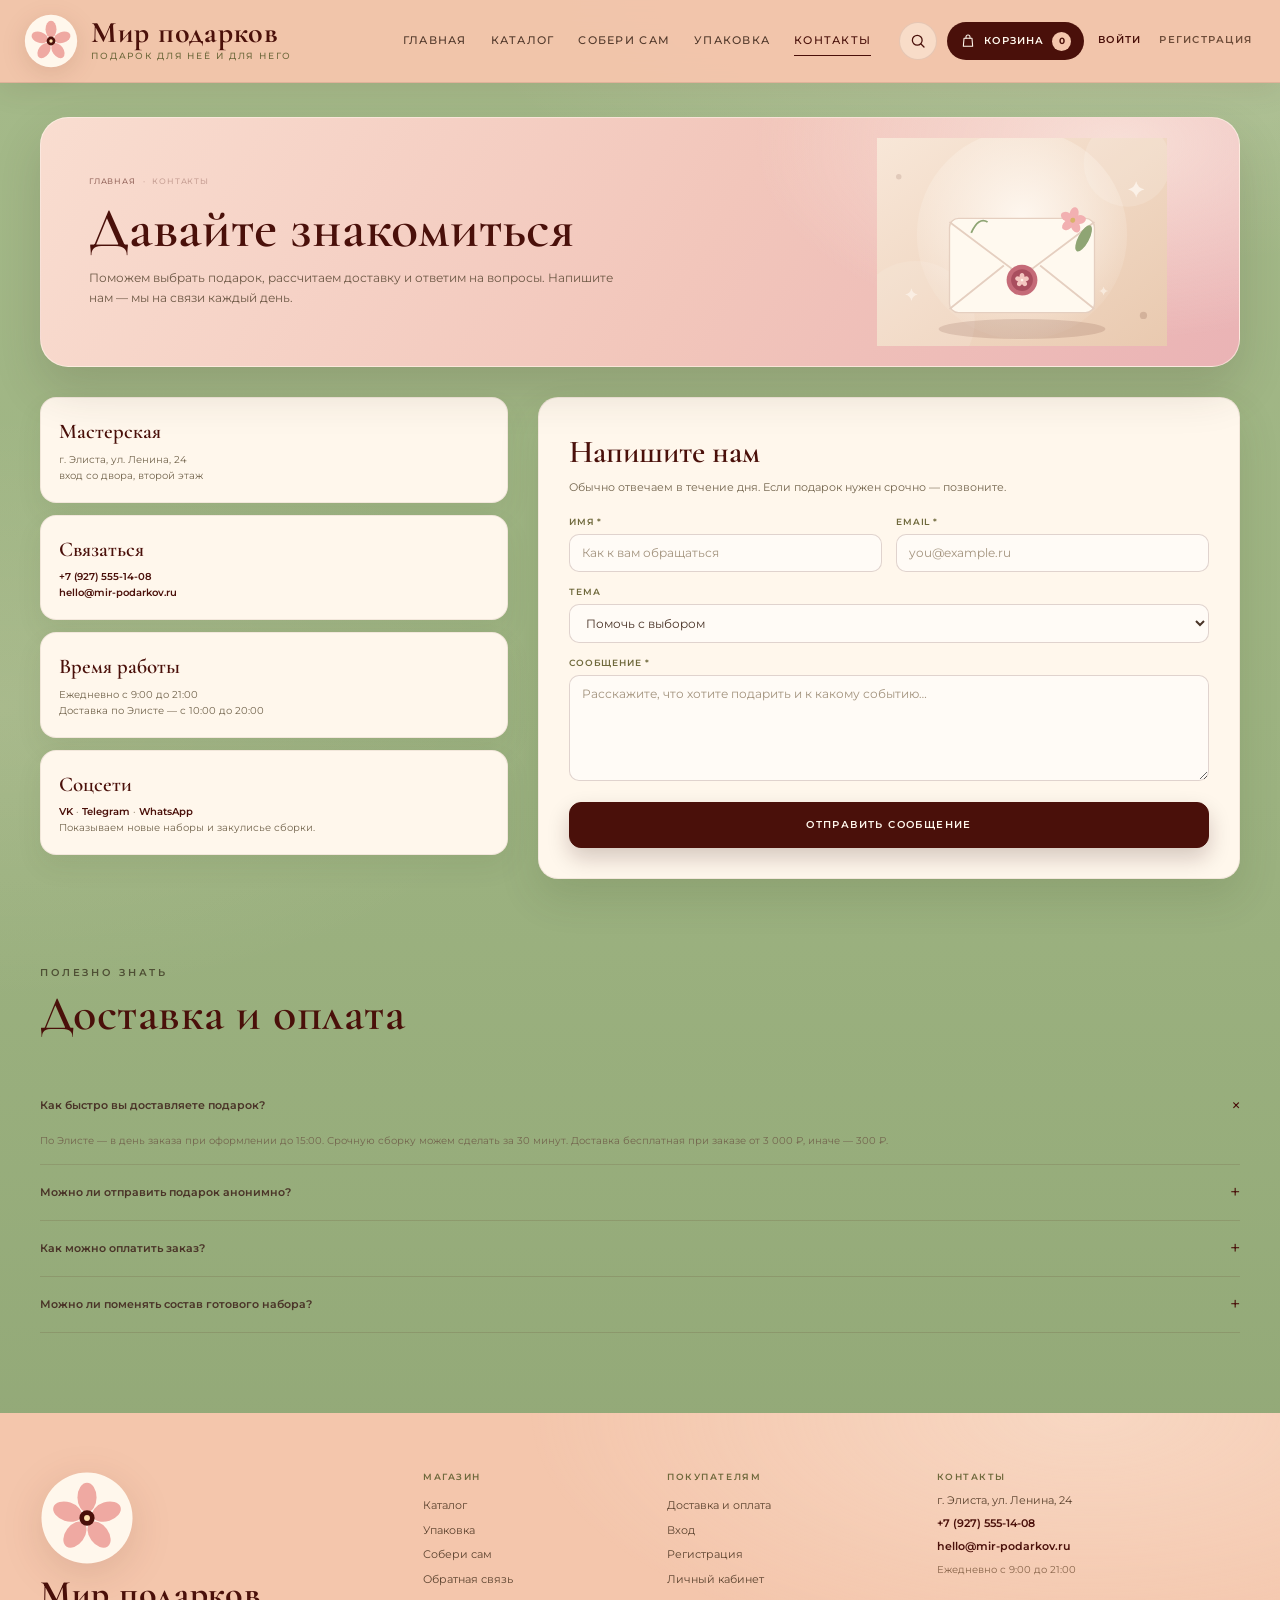
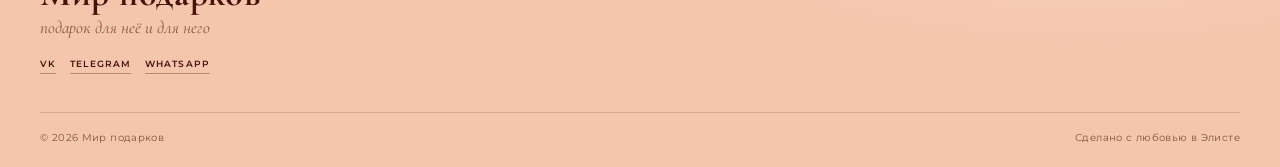
<file: contact.html>
<!DOCTYPE html>
<html lang="ru">
<head>
  <meta charset="UTF-8">
  <meta name="viewport" content="width=device-width, initial-scale=1">
  <title>Контакты и обратная связь — Страна подарков</title>
  <link rel="preconnect" href="https://fonts.googleapis.com">
  <link rel="preconnect" href="https://fonts.gstatic.com" crossorigin>
  <link href="https://fonts.googleapis.com/css2?family=Cormorant+Garamond:ital,wght@0,400;0,500;0,600;0,700&family=Montserrat:wght@300;400;500;600&display=swap" rel="stylesheet">
  <link rel="icon" href="img/favicon.svg" type="image/svg+xml">
  <link rel="stylesheet" href="css/style.css">
</head>
<body>
  <header class="header"></header>

  <main class="container">
    <div class="page-hero">
      <div class="page-hero-copy">
        <div class="breadcrumbs"><a href="index.html">Главная</a><span>·</span><span>Контакты</span></div>
        <h1>Давайте знакомиться</h1>
        <p>Поможем выбрать подарок, рассчитаем доставку и ответим на вопросы. Напишите нам — мы на связи каждый день.</p>
      </div>
      <div class="page-hero-art" id="pageHeroArt"></div>
    </div>

    <div class="contact-layout">
      <div class="contact-info">
        <div class="info-card">
          <h3>Мастерская</h3>
          <p>г. Элиста, ул. Ленина, 24<br>вход со двора, второй этаж</p>
        </div>
        <div class="info-card">
          <h3>Связаться</h3>
          <p><a href="tel:+79275551408">+7 (927) 555-14-08</a><br><a href="mailto:hello@mir-podarkov.ru">hello@mir-podarkov.ru</a></p>
        </div>
        <div class="info-card">
          <h3>Время работы</h3>
          <p>Ежедневно с 9:00 до 21:00<br>Доставка по Элисте — с 10:00 до 20:00</p>
        </div>
        <div class="info-card">
          <h3>Соцсети</h3>
          <p><a href="#">VK</a> · <a href="#">Telegram</a> · <a href="#">WhatsApp</a><br>Показываем новые наборы и закулисье сборки.</p>
        </div>
      </div>

      <form class="contact-form" id="contactForm">
        <h2>Напишите нам</h2>
        <p>Обычно отвечаем в течение дня. Если подарок нужен срочно — позвоните.</p>
        <div class="form-grid">
          <label class="field"><span>Имя *</span><input type="text" name="name" placeholder="Как к вам обращаться" required></label>
          <label class="field"><span>Email *</span><input type="email" name="email" placeholder="you@example.ru" required></label>
        </div>
        <label class="field"><span>Тема</span><select name="subject"><option>Помочь с выбором</option><option>Вопрос по доставке</option><option>Индивидуальный заказ</option><option>Сотрудничество</option><option>Другое</option></select></label>
        <label class="field"><span>Сообщение *</span><textarea name="message" rows="5" placeholder="Расскажите, что хотите подарить и к какому событию…" required></textarea></label>
        <button type="submit" class="btn btn-primary btn-block">Отправить сообщение</button>
      </form>
    </div>

    <section class="section" id="delivery" style="padding-top:0">
      <div class="section-head section-head--left">
        <span class="eyebrow">полезно знать</span>
        <div class="section-title-wrap"><h2 class="section-title">Доставка и оплата</h2></div>
      </div>
      <div class="faq-list">
        <details class="faq-item" open>
          <summary>Как быстро вы доставляете подарок?</summary>
          <p>По Элисте — в день заказа при оформлении до 15:00. Срочную сборку можем сделать за 30 минут. Доставка бесплатная при заказе от 3 000 ₽, иначе — 300 ₽.</p>
        </details>
        <details class="faq-item">
          <summary>Можно ли отправить подарок анонимно?</summary>
          <p>Да. Мы не указываем отправителя на открытке, если вы об этом попросите. Текст открытки согласуем перед сборкой.</p>
        </details>
        <details class="faq-item">
          <summary>Как можно оплатить заказ?</summary>
          <p>Картой при получении, переводом по ссылке или наличными курьеру. Для юридических лиц возможна оплата по счёту.</p>
        </details>
        <details class="faq-item">
          <summary>Можно ли поменять состав готового набора?</summary>
          <p>Конечно. Проще всего собрать свой набор в конструкторе, но можно написать нам — заменим цветы, сладости или упаковку.</p>
        </details>
      </div>
    </section>
  </main>

  <footer class="footer"></footer>

  <script src="js/data.js"></script>
  <script src="js/auth.js"></script>
  <script src="js/cart.js"></script>
  <script src="js/order.js"></script>
  <script src="js/app.js"></script>
  <script>
    document.addEventListener('DOMContentLoaded', function () {
      document.getElementById('pageHeroArt').innerHTML = artPackaging('envelope', 4);

      const MSG_KEY = 'contactMessages';
      const user = currentUser();
      const form = document.getElementById('contactForm');

      if (user) {
        form.name.value = user.name || '';
        form.email.value = user.email || '';
      }

      form.addEventListener('submit', function (event) {
        event.preventDefault();

        let list = [];
        try { list = JSON.parse(localStorage.getItem(MSG_KEY) || '[]'); } catch (error) { list = []; }

        list.push({
          name: form.name.value.trim(),
          email: form.email.value.trim(),
          subject: form.subject.value,
          message: form.message.value.trim(),
          userEmail: user ? user.email : form.email.value.trim(),
          date: new Date().toISOString()
        });

        localStorage.setItem(MSG_KEY, JSON.stringify(list));
        form.message.value = '';
        form.subject.selectedIndex = 0;
        showToast('Сообщение отправлено. Скоро ответим!', 'success');
      });
    });
  </script>
</body>
</html>
</file>
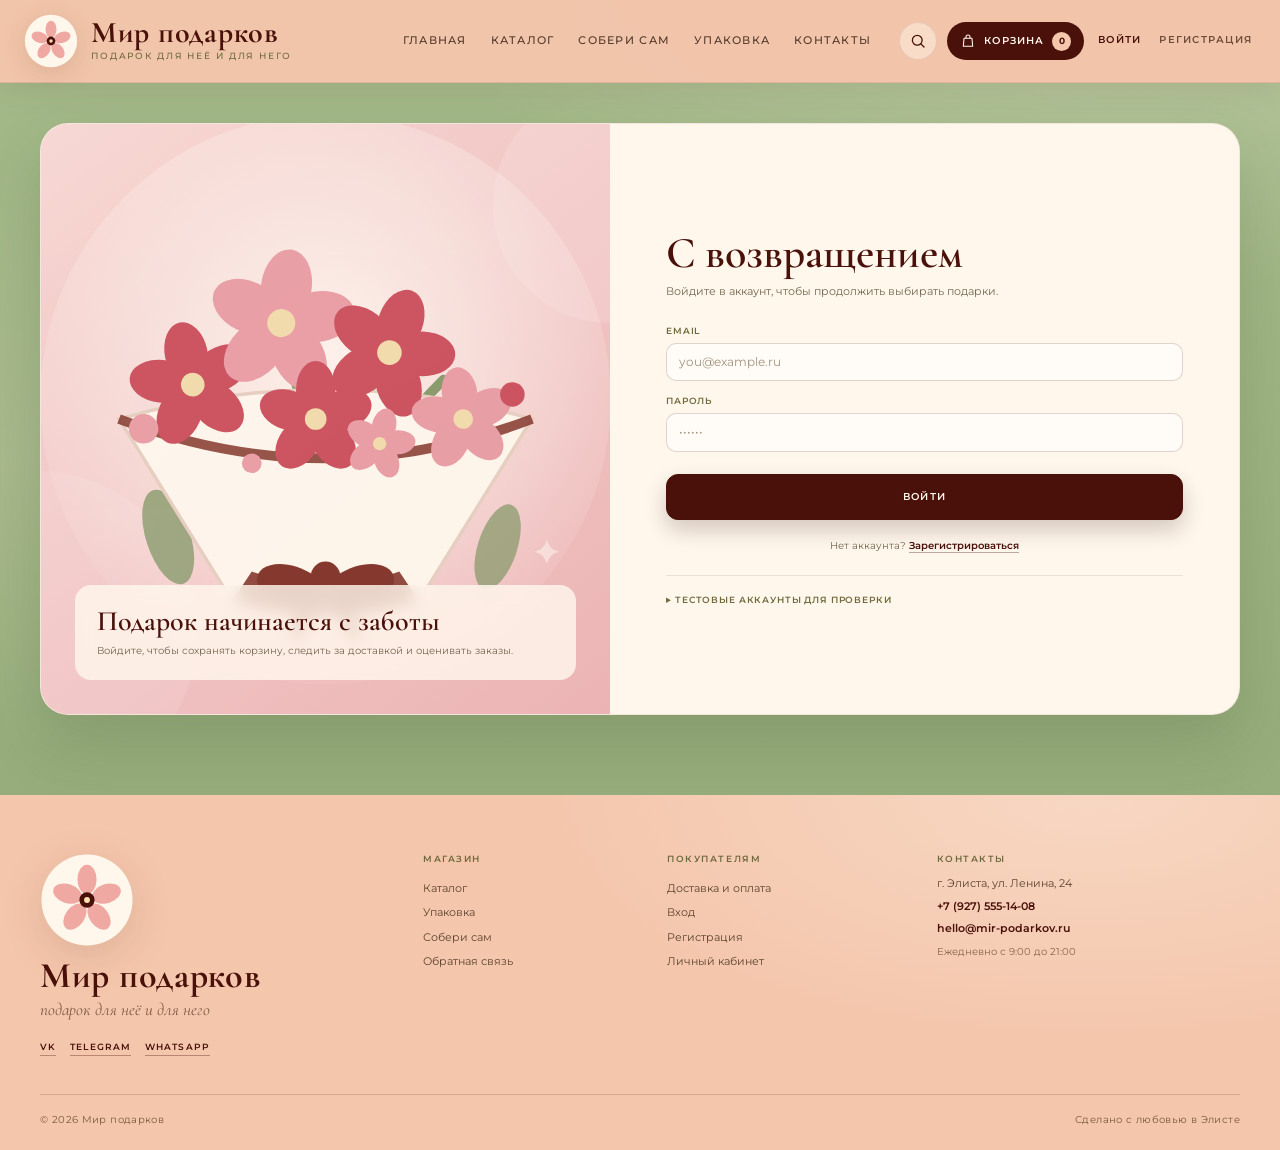
<file: courier.html>
<!DOCTYPE html>
<html lang="ru">
<head>
  <meta charset="UTF-8">
  <meta name="viewport" content="width=device-width, initial-scale=1">
  <title>Доставка заказов — Страна подарков</title>
  <link rel="preconnect" href="https://fonts.googleapis.com">
  <link rel="preconnect" href="https://fonts.gstatic.com" crossorigin>
  <link href="https://fonts.googleapis.com/css2?family=Cormorant+Garamond:ital,wght@0,400;0,500;0,600;0,700&family=Montserrat:wght@300;400;500;600&display=swap" rel="stylesheet">
  <link rel="icon" href="img/favicon.svg" type="image/svg+xml">
  <link rel="stylesheet" href="css/style.css">
</head>
<body>
  <header class="header"></header>

  <main class="container">
    <div class="page-hero">
      <div class="page-hero-copy">
        <div class="breadcrumbs"><a href="index.html">Главная</a><span>·</span><span>Доставка</span></div>
        <h1>Доставка заказов</h1>
        <p>Заказы, готовые к отправке, и те, что уже в пути. После доставки клиент подтвердит получение и сможет поставить оценку.</p>
      </div>
      <div class="page-hero-art" id="pageHeroArt"></div>
    </div>

    <div class="queue-grid" id="orders"></div>
  </main>

  <footer class="footer"></footer>

  <script src="js/data.js"></script>
  <script src="js/auth.js"></script>
  <script src="js/cart.js"></script>
  <script src="js/order.js"></script>
  <script src="js/app.js"></script>
  <script>
    document.addEventListener('DOMContentLoaded', function () {
      if (!requireRole(['courier'])) return;
      const me = currentUser();
      document.getElementById('pageHeroArt').innerHTML = artToys(0);

      function render() {
        const orders = getOrdersByStatus(['assembled', 'delivering']);
        const el = document.getElementById('orders');

        if (!orders.length) {
          el.innerHTML = '<div class="empty-state" style="grid-column:1/-1"><div class="empty-mark">' + sakuraLogo() + '</div><h3>Нет заказов на доставку</h3><p>Собранные заказы появятся здесь автоматически.</p><a href="admin.html" class="btn btn-outline">Открыть админ-панель</a></div>';
          return;
        }

        el.innerHTML = orders.map(function (order) {
          return '<article class="queue-card">' +
            '<div class="queue-head">' +
              '<div><h3>Заказ #' + order.id + '</h3><p>' + new Date(order.createdAt).toLocaleString('ru-RU') + '</p></div>' +
              '<span class="status-badge status-' + order.status + '">' + STATUS_LABELS[order.status] + '</span>' +
            '</div>' +
            '<div class="queue-info">' +
              '<span><b>Получатель:</b> ' + escapeHtml(order.recipientName || order.userName) + '</span>' +
              '<span><b>Телефон:</b> <a href="tel:' + escapeHtml(order.phone) + '" style="color:var(--maroon);font-weight:600">' + escapeHtml(order.phone) + '</a></span>' +
              '<span><b>Адрес:</b> ' + escapeHtml(order.address) + '</span>' +
              (order.comment ? '<span><b>Комментарий:</b> ' + escapeHtml(order.comment) + '</span>' : '') +
            '</div>' +
            '<div class="queue-items">' + order.items.map(function (item) {
              return '<div class="queue-item">' +
                '<div class="queue-thumb">' + (item.img ? '<img src="' + imageUrl(item.img) + '" alt="' + escapeHtml(item.name) + '">' : artByType(item.art || item.cat || 'sets', item.variant || 0)) + '</div>' +
                '<div><b>' + escapeHtml(item.name) + '</b> ×' + item.qty + (item.custom_data ? '<small>' + escapeHtml(item.custom_data) + '</small>' : '') + '</div>' +
              '</div>';
            }).join('') + '</div>' +
            '<div class="queue-foot">' +
              '<div class="queue-total">К оплате<b>' + formatPrice(order.total) + '</b></div>' +
              (order.status === 'assembled'
                ? '<button type="button" class="btn btn-primary btn-sm" data-start="' + order.id + '">Начать доставку</button>'
                : '<button type="button" class="btn btn-success btn-sm" data-delivered="' + order.id + '">Доставлен</button>') +
            '</div>' +
          '</article>';
        }).join('');
      }

      document.getElementById('orders').addEventListener('click', function (event) {
        const startButton = event.target.closest('[data-start]');
        if (startButton) {
          updateOrderStatus(Number(startButton.dataset.start), 'delivering', me.id, 'courier');
          showToast('Доставка начата', 'success');
          render();
          return;
        }

        const deliveredButton = event.target.closest('[data-delivered]');
        if (deliveredButton) {
          updateOrderStatus(Number(deliveredButton.dataset.delivered), 'done', me.id, 'courier');
          showToast('Заказ доставлен. Клиент подтвердит получение.', 'success');
          render();
        }
      });

      render();
    });
  </script>
</body>
</html>
</file>
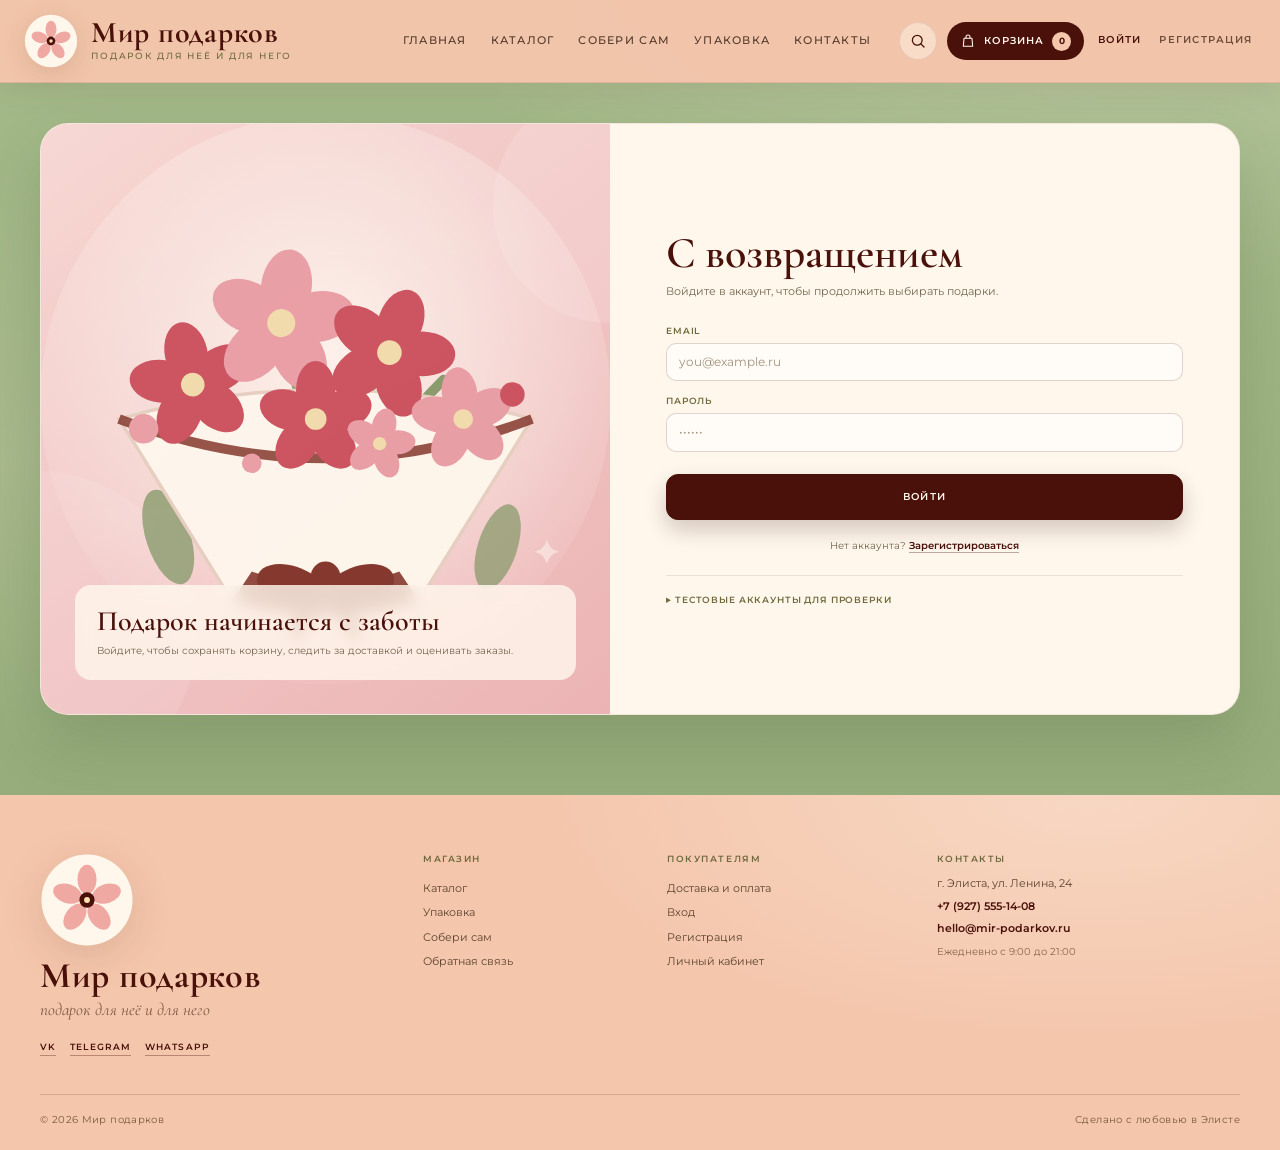
<file: login.html>
<!DOCTYPE html>
<html lang="ru">
<head>
  <meta charset="UTF-8">
  <meta name="viewport" content="width=device-width, initial-scale=1">
  <title>Вход — Страна подарков</title>
  <link rel="preconnect" href="https://fonts.googleapis.com">
  <link rel="preconnect" href="https://fonts.gstatic.com" crossorigin>
  <link href="https://fonts.googleapis.com/css2?family=Cormorant+Garamond:ital,wght@0,400;0,500;0,600;0,700&family=Montserrat:wght@300;400;500;600&display=swap" rel="stylesheet">
  <link rel="icon" href="img/favicon.svg" type="image/svg+xml">
  <link rel="stylesheet" href="css/style.css">
</head>
<body>
  <header class="header"></header>

  <main class="container">
    <div class="auth-layout">
      <div class="auth-art" id="authArt">
        <div class="auth-art-copy">
          <h3>Подарок начинается с заботы</h3>
          <p>Войдите, чтобы сохранять корзину, следить за доставкой и оценивать заказы.</p>
        </div>
      </div>
      <div class="auth-card">
        <h1>С возвращением</h1>
        <p class="auth-lead">Войдите в аккаунт, чтобы продолжить выбирать подарки.</p>
        <form id="loginForm">
          <label class="field"><span>Email</span><input type="email" name="email" placeholder="you@example.ru" required></label>
          <label class="field"><span>Пароль</span><input type="password" name="password" placeholder="••••••" required></label>
          <button type="submit" class="btn btn-primary btn-block">Войти</button>
        </form>
        <p class="auth-switch">Нет аккаунта? <a href="register.html">Зарегистрироваться</a></p>

        <details class="demo-accounts">
          <summary>Тестовые аккаунты для проверки</summary>
          <div class="demo-accounts-grid">
            <span><b>Клиент:</b> client@shop.ru / 123456</span>
            <span><b>Админ:</b> admin@shop.ru / 123456</span>
            <span><b>Сборка:</b> pack@shop.ru / 123456</span>
            <span><b>Курьер:</b> courier@shop.ru / 123456</span>
          </div>
        </details>
      </div>
    </div>
  </main>

  <footer class="footer"></footer>

  <script src="js/data.js"></script>
  <script src="js/auth.js"></script>
  <script src="js/cart.js"></script>
  <script src="js/order.js"></script>
  <script src="js/app.js"></script>
  <script>
    document.addEventListener('DOMContentLoaded', function () {
      const art = document.getElementById('authArt');
      art.insertAdjacentHTML('afterbegin', artFlowers(2));

      if (isLogged()) {
        location.href = 'account.html';
        return;
      }

      document.getElementById('loginForm').addEventListener('submit', function (event) {
        event.preventDefault();
        const form = event.target;
        try {
          const user = login(form.email.value, form.password.value);
          const map = {
            admin: 'admin.html',
            assembler: 'assembler.html',
            courier: 'courier.html',
            client: 'account.html'
          };
          location.href = map[user.role] || 'index.html';
        } catch (error) {
          showToast(error.message, 'error');
        }
      });
    });
  </script>
</body>
</html>
</file>
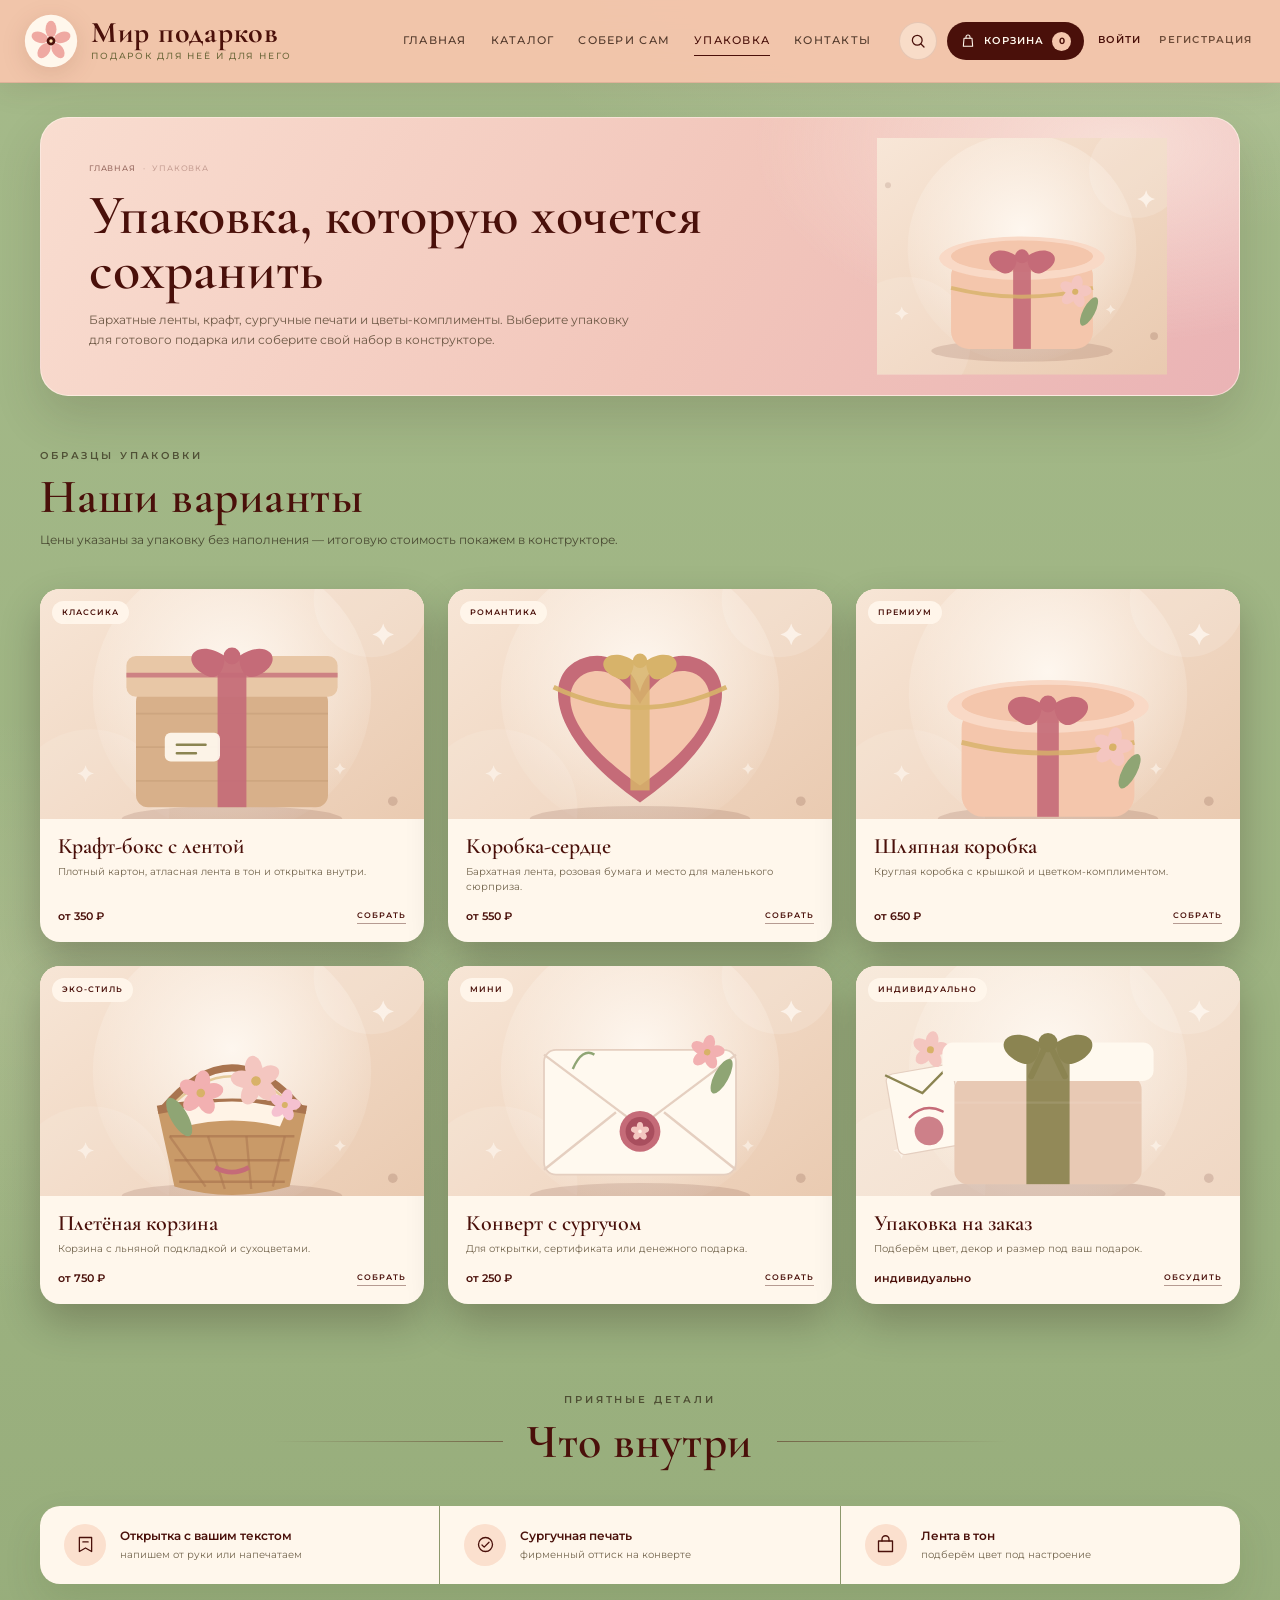
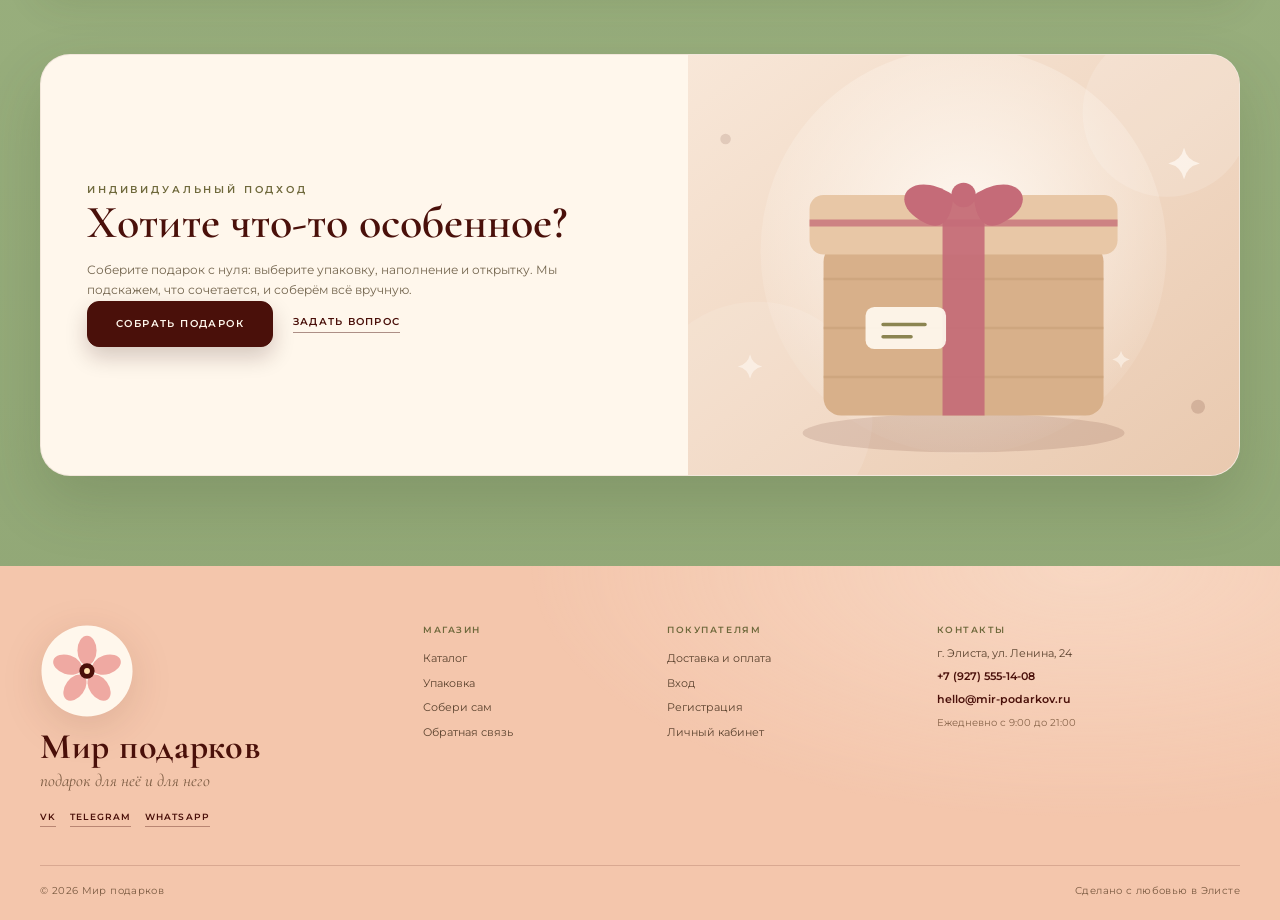
<file: packaging.html>
<!DOCTYPE html>
<html lang="ru">
<head>
  <meta charset="UTF-8">
  <meta name="viewport" content="width=device-width, initial-scale=1">
  <title>Упаковка подарков — Страна подарков</title>
  <link rel="preconnect" href="https://fonts.googleapis.com">
  <link rel="preconnect" href="https://fonts.gstatic.com" crossorigin>
  <link href="https://fonts.googleapis.com/css2?family=Cormorant+Garamond:ital,wght@0,400;0,500;0,600;0,700;1,400;1,500&family=Montserrat:wght@300;400;500;600&display=swap" rel="stylesheet">
  <link rel="icon" href="img/favicon.svg" type="image/svg+xml">
  <link rel="stylesheet" href="css/style.css">
</head>
<body>
  <header class="header"></header>

  <main class="container">
    <div class="page-hero">
      <div class="page-hero-copy">
        <div class="breadcrumbs"><a href="index.html">Главная</a><span>·</span><span>Упаковка</span></div>
        <h1>Упаковка, которую хочется сохранить</h1>
        <p>Бархатные ленты, крафт, сургучные печати и цветы-комплименты. Выберите упаковку для готового подарка или соберите свой набор в конструкторе.</p>
      </div>
      <div class="page-hero-art" id="pageHeroArt"></div>
    </div>

    <section class="section" style="padding-top:46px">
      <div class="section-head section-head--left">
        <span class="eyebrow">образцы упаковки</span>
        <div class="section-title-wrap"><h2 class="section-title">Наши варианты</h2></div>
        <p class="section-subtitle">Цены указаны за упаковку без наполнения — итоговую стоимость покажем в конструкторе.</p>
      </div>
      <div class="packaging-page-grid" id="packagingGrid"></div>
    </section>

    <section class="section">
      <div class="section-head">
        <span class="eyebrow">приятные детали</span>
        <div class="section-title-wrap">
          <span class="line"></span>
          <h2 class="section-title">Что внутри</h2>
          <span class="line"></span>
        </div>
      </div>
      <div class="perks" style="grid-template-columns:repeat(3,1fr)">
        <div class="perk">
          <span class="perk-icon">
            <svg viewBox="0 0 24 24" fill="none" stroke="currentColor" stroke-width="1.5" stroke-linecap="round" stroke-linejoin="round"><path d="M5 4h14v16l-7-4-7 4V4Z"/><path d="M9 9h6"/></svg>
          </span>
          <span class="perk-text"><strong>Открытка с вашим текстом</strong><span>напишем от руки или напечатаем</span></span>
        </div>
        <div class="perk">
          <span class="perk-icon">
            <svg viewBox="0 0 24 24" fill="none" stroke="currentColor" stroke-width="1.5" stroke-linecap="round" stroke-linejoin="round"><circle cx="12" cy="12" r="8"/><path d="M8 12.5l2.5 2.5L16 9.5"/></svg>
          </span>
          <span class="perk-text"><strong>Сургучная печать</strong><span>фирменный оттиск на конверте</span></span>
        </div>
        <div class="perk">
          <span class="perk-icon">
            <svg viewBox="0 0 24 24" fill="none" stroke="currentColor" stroke-width="1.5" stroke-linecap="round" stroke-linejoin="round"><path d="M4 8h16v12H4z"/><path d="M8 8V6a4 4 0 0 1 8 0v2"/></svg>
          </span>
          <span class="perk-text"><strong>Лента в тон</strong><span>подберём цвет под настроение</span></span>
        </div>
      </div>
    </section>

    <section class="builder-cta" style="margin-top:70px">
      <div class="builder-card">
        <div class="builder-content">
          <span class="eyebrow">индивидуальный подход</span>
          <h2 class="builder-title">Хотите что-то особенное?</h2>
          <p class="builder-text">Соберите подарок с нуля: выберите упаковку, наполнение и открытку. Мы подскажем, что сочетается, и соберём всё вручную.</p>
          <div class="builder-actions">
            <a href="constructor.html" class="btn btn-primary">Собрать подарок</a>
            <a href="contact.html" class="text-link">Задать вопрос</a>
          </div>
        </div>
        <div class="builder-visual" id="builderVisual"></div>
      </div>
    </section>
  </main>

  <footer class="footer"></footer>

  <script src="js/data.js"></script>
  <script src="js/auth.js"></script>
  <script src="js/cart.js"></script>
  <script src="js/order.js"></script>
  <script src="js/app.js"></script>
  <script>
    document.addEventListener('DOMContentLoaded', function () {
      document.getElementById('pageHeroArt').innerHTML = artPackaging('hat', 2);
      document.getElementById('packagingGrid').innerHTML = PACKAGING.map(renderPackagingCard).join('');
      document.getElementById('builderVisual').innerHTML = artPackaging('box', 0);
    });
  </script>
</body>
</html>
</file>
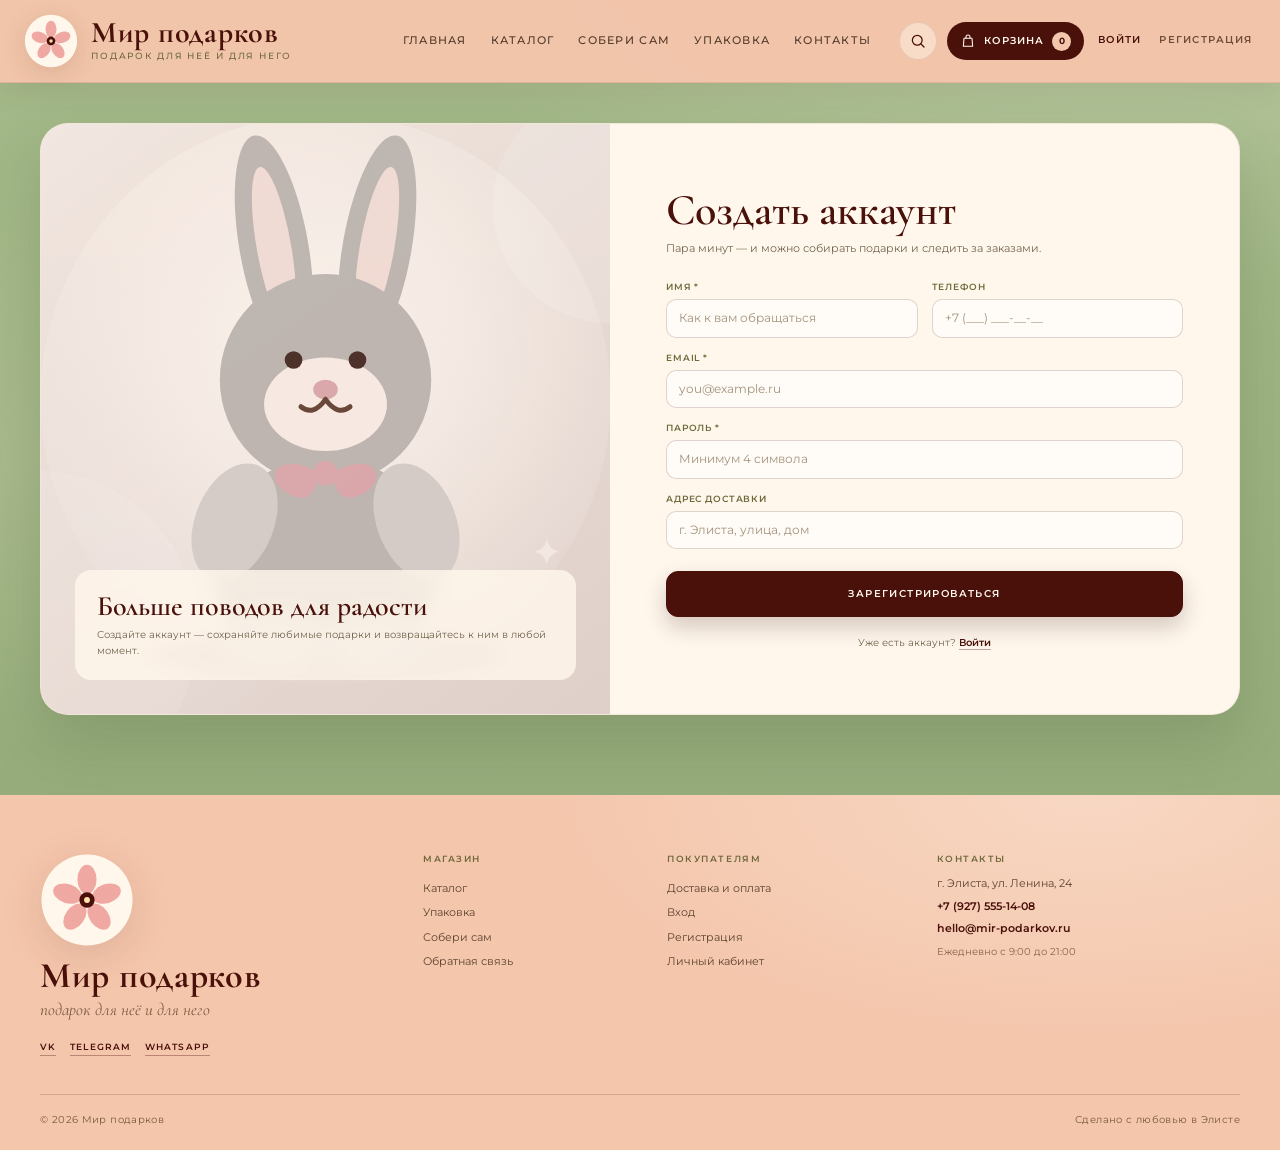
<file: register.html>
<!DOCTYPE html>
<html lang="ru">
<head>
  <meta charset="UTF-8">
  <meta name="viewport" content="width=device-width, initial-scale=1">
  <title>Регистрация — Страна подарков</title>
  <link rel="preconnect" href="https://fonts.googleapis.com">
  <link rel="preconnect" href="https://fonts.gstatic.com" crossorigin>
  <link href="https://fonts.googleapis.com/css2?family=Cormorant+Garamond:ital,wght@0,400;0,500;0,600;0,700&family=Montserrat:wght@300;400;500;600&display=swap" rel="stylesheet">
  <link rel="icon" href="img/favicon.svg" type="image/svg+xml">
  <link rel="stylesheet" href="css/style.css">
</head>
<body>
  <header class="header"></header>

  <main class="container">
    <div class="auth-layout">
      <div class="auth-art" id="authArt">
        <div class="auth-art-copy">
          <h3>Больше поводов для радости</h3>
          <p>Создайте аккаунт — сохраняйте любимые подарки и возвращайтесь к ним в любой момент.</p>
        </div>
      </div>
      <div class="auth-card">
        <h1>Создать аккаунт</h1>
        <p class="auth-lead">Пара минут — и можно собирать подарки и следить за заказами.</p>
        <form id="registerForm">
          <div class="form-grid">
            <label class="field"><span>Имя *</span><input type="text" name="name" placeholder="Как к вам обращаться" required></label>
            <label class="field"><span>Телефон</span><input type="tel" name="phone" placeholder="+7 (___) ___-__-__"></label>
          </div>
          <label class="field"><span>Email *</span><input type="email" name="email" placeholder="you@example.ru" required></label>
          <label class="field"><span>Пароль *</span><input type="password" name="password" placeholder="Минимум 4 символа" minlength="4" required></label>
          <label class="field"><span>Адрес доставки</span><input type="text" name="address" placeholder="г. Элиста, улица, дом"></label>
          <button type="submit" class="btn btn-primary btn-block">Зарегистрироваться</button>
        </form>
        <p class="auth-switch">Уже есть аккаунт? <a href="login.html">Войти</a></p>
      </div>
    </div>
  </main>

  <footer class="footer"></footer>

  <script src="js/data.js"></script>
  <script src="js/auth.js"></script>
  <script src="js/cart.js"></script>
  <script src="js/order.js"></script>
  <script src="js/app.js"></script>
  <script>
    document.addEventListener('DOMContentLoaded', function () {
      const art = document.getElementById('authArt');
      art.insertAdjacentHTML('afterbegin', artToys(1));

      if (isLogged()) {
        location.href = 'account.html';
        return;
      }

      document.getElementById('registerForm').addEventListener('submit', function (event) {
        event.preventDefault();
        const form = event.target;
        try {
          register(
            form.name.value,
            form.email.value,
            form.password.value,
            form.phone.value,
            form.address.value
          );
          login(form.email.value, form.password.value);
          location.href = 'account.html';
        } catch (error) {
          showToast(error.message, 'error');
        }
      });
    });
  </script>
</body>
</html>
</file>
<file: css/style.css>
/* ============================================================
   «МИР ПОДАРКОВ» — ЕДИНАЯ ТЕМА САЙТА
   ============================================================ */
:root {
  --peach: #F4C6AC;
  --peach-soft: #FBE0CE;
  --peach-deep: #E8A98D;
  --sage: #9DB47F;
  --sage-deep: #7F9664;
  --sage-light: #C9D8B2;
  --maroon: #4A100A;
  --maroon-2: #6A1C12;
  --olive: #8B8451;
  --olive-deep: #6F693C;
  --cream: #FFF7EC;
  --cream-2: #F8EBDD;
  --ink: #4A3428;
  --muted: #74664F;
  --line: rgba(74, 16, 10, 0.1);
  --shadow: 0 18px 40px rgba(58, 73, 37, 0.14);
  --shadow-hover: 0 26px 55px rgba(58, 73, 37, 0.22);
  --radius: 22px;
}

* {
  box-sizing: border-box;
  margin: 0;
  padding: 0;
}

html {
  scroll-behavior: smooth;
  scroll-padding-top: 100px;
}

body {
  font-family: 'Montserrat', sans-serif;
  color: var(--ink);
  line-height: 1.5;
  background:
    radial-gradient(1100px 520px at 88% -4%, rgba(255, 247, 236, 0.24), transparent 65%),
    radial-gradient(800px 420px at 0% 40%, rgba(255, 236, 221, 0.12), transparent 70%),
    linear-gradient(180deg, #A5BA8A 0%, #9CB280 45%, #8FA574 100%);
  background-repeat: no-repeat;
  overflow-x: hidden;
  -webkit-font-smoothing: antialiased;
}

a {
  color: inherit;
  text-decoration: none;
}

img,
svg {
  display: block;
  max-width: 100%;
}

button {
  font: inherit;
}

h1, h2, h3, h4, p {
  margin: 0;
}

::selection {
  background: var(--maroon);
  color: var(--cream);
}

:focus-visible {
  outline: 3px solid rgba(74, 16, 10, 0.5);
  outline-offset: 3px;
  border-radius: 4px;
}

.container {
  width: min(1200px, calc(100% - 48px));
  margin-inline: auto;
}

.visually-hidden {
  position: absolute;
  width: 1px;
  height: 1px;
  padding: 0;
  margin: -1px;
  overflow: hidden;
  clip: rect(0, 0, 0, 0);
  white-space: nowrap;
  border: 0;
}

/* ============================================================
   ШАПКА
   ============================================================ */
.header {
  position: sticky;
  top: 0;
  z-index: 100;
  background: rgba(244, 198, 172, 0.97);
  backdrop-filter: blur(12px);
  border-bottom: 1px solid rgba(74, 16, 10, 0.1);
  box-shadow: 0 8px 30px rgba(74, 16, 10, 0.08);
}

.header-inner {
  width: min(1280px, calc(100% - 48px));
  min-height: 82px;
  margin-inline: auto;
  display: flex;
  align-items: center;
  gap: 28px;
}

.logo {
  display: flex;
  align-items: center;
  gap: 13px;
  margin-right: auto;
  flex-shrink: 0;
}

.logo-mark {
  width: 54px;
  height: 54px;
  flex: 0 0 auto;
  filter: drop-shadow(0 6px 12px rgba(74, 16, 10, 0.12));
  transition: transform 0.4s ease;
}

.logo:hover .logo-mark {
  transform: rotate(8deg) scale(1.04);
}

.logo-mark svg,
.footer-logo svg {
  width: 100%;
  height: 100%;
}

.logo-text {
  display: flex;
  flex-direction: column;
  gap: 3px;
}

.logo-text strong {
  font-family: 'Cormorant Garamond', serif;
  font-size: 30px;
  font-weight: 700;
  line-height: 0.95;
  letter-spacing: 0.03em;
  color: var(--maroon);
}

.logo-text small {
  font-size: 8.5px;
  font-weight: 500;
  letter-spacing: 0.22em;
  text-transform: uppercase;
  color: var(--olive-deep);
  line-height: 1.4;
}

.main-nav {
  display: flex;
  align-items: center;
  gap: 24px;
}

.main-nav a {
  position: relative;
  padding: 7px 0;
  font-size: 10.5px;
  font-weight: 500;
  letter-spacing: 0.12em;
  text-transform: uppercase;
  color: #52392B;
  transition: color 0.25s ease;
  white-space: nowrap;
}

.main-nav a::after {
  content: '';
  position: absolute;
  left: 0;
  right: 0;
  bottom: 0;
  height: 1px;
  background: var(--maroon);
  transform: scaleX(0);
  transform-origin: left;
  transition: transform 0.3s ease;
}

.main-nav a:hover,
.main-nav a.active {
  color: var(--maroon);
}

.main-nav a:hover::after,
.main-nav a.active::after {
  transform: scaleX(1);
}

.mobile-auth {
  display: none;
}

.header-actions {
  display: flex;
  align-items: center;
  gap: 10px;
  flex-shrink: 0;
}

.search-link,
.icon-button {
  width: 38px;
  height: 38px;
  display: grid;
  place-items: center;
  border-radius: 50%;
  color: var(--maroon);
  background: rgba(255, 247, 236, 0.44);
  border: 1px solid rgba(74, 16, 10, 0.1);
  transition: background 0.25s ease, transform 0.25s ease;
}

.search-link svg {
  width: 18px;
  height: 18px;
}

.search-link:hover {
  background: var(--cream);
  transform: translateY(-2px);
}

.cart-link {
  display: inline-flex;
  align-items: center;
  gap: 8px;
  min-height: 38px;
  padding: 8px 13px;
  border-radius: 999px;
  background: var(--maroon);
  color: var(--cream);
  font-size: 9.5px;
  font-weight: 600;
  letter-spacing: 0.12em;
  text-transform: uppercase;
  transition: background 0.25s ease, transform 0.25s ease;
}

.cart-link svg {
  width: 16px;
  height: 16px;
}

.cart-link:hover {
  background: var(--maroon-2);
  transform: translateY(-2px);
}

.cart-link .count {
  display: grid;
  place-items: center;
  min-width: 19px;
  height: 19px;
  padding: 0 5px;
  border-radius: 999px;
  background: var(--peach);
  color: var(--maroon);
  font-size: 9px;
  font-weight: 700;
  letter-spacing: 0;
}

.login-link,
.register-link {
  font-size: 9.5px;
  font-weight: 600;
  letter-spacing: 0.13em;
  text-transform: uppercase;
  color: var(--maroon);
  padding: 8px 4px;
  border-bottom: 1px solid transparent;
  transition: border-color 0.25s ease, opacity 0.25s ease;
}

.login-link:hover,
.register-link:hover {
  border-bottom-color: rgba(74, 16, 10, 0.45);
}

.register-link {
  color: #6F4D3A;
}

.user-menu {
  position: relative;
}

.user-menu summary {
  list-style: none;
  display: flex;
  align-items: center;
  gap: 8px;
  padding: 5px 10px 5px 5px;
  border-radius: 999px;
  background: rgba(255, 247, 236, 0.5);
  border: 1px solid rgba(74, 16, 10, 0.12);
  cursor: pointer;
  transition: background 0.25s ease;
}

.user-menu summary::-webkit-details-marker {
  display: none;
}

.user-menu summary:hover {
  background: var(--cream);
}

.avatar {
  width: 28px;
  height: 28px;
  flex: 0 0 auto;
  display: grid;
  place-items: center;
  border-radius: 50%;
  background: var(--maroon);
  color: var(--peach);
  font-family: 'Cormorant Garamond', serif;
  font-size: 16px;
  font-weight: 700;
}

.user-name {
  max-width: 96px;
  overflow: hidden;
  text-overflow: ellipsis;
  white-space: nowrap;
  font-size: 10px;
  font-weight: 600;
  letter-spacing: 0.04em;
  color: var(--maroon);
}

.user-dropdown {
  position: absolute;
  right: 0;
  top: calc(100% + 10px);
  min-width: 210px;
  padding: 8px;
  background: var(--cream);
  border: 1px solid rgba(74, 16, 10, 0.1);
  border-radius: 14px;
  box-shadow: 0 18px 38px rgba(58, 42, 30, 0.2);
  z-index: 20;
}

.user-dropdown a {
  display: block;
  padding: 10px 12px;
  border-radius: 8px;
  font-size: 11px;
  color: var(--ink);
  transition: background 0.2s ease, color 0.2s ease;
}

.user-dropdown a:hover {
  background: var(--peach-soft);
  color: var(--maroon);
}

.menu-toggle {
  display: none;
  width: 42px;
  height: 42px;
  border: 1px solid rgba(74, 16, 10, 0.22);
  border-radius: 50%;
  background: transparent;
  cursor: pointer;
  align-content: center;
  justify-items: center;
  gap: 5px;
  flex: 0 0 auto;
}

.menu-toggle span {
  display: block;
  width: 17px;
  height: 1.5px;
  border-radius: 2px;
  background: var(--maroon);
  transition: transform 0.3s ease, opacity 0.3s ease;
}

.header.nav-open .menu-toggle span:nth-child(1) {
  transform: translateY(6.5px) rotate(45deg);
}

.header.nav-open .menu-toggle span:nth-child(2) {
  opacity: 0;
}

.header.nav-open .menu-toggle span:nth-child(3) {
  transform: translateY(-6.5px) rotate(-45deg);
}

/* ============================================================
   КНОПКИ
   ============================================================ */
.btn {
  display: inline-flex;
  align-items: center;
  justify-content: center;
  gap: 8px;
  min-height: 46px;
  padding: 12px 28px;
  border: 1px solid transparent;
  border-radius: 12px;
  font-family: 'Montserrat', sans-serif;
  font-size: 10px;
  font-weight: 600;
  letter-spacing: 0.14em;
  text-transform: uppercase;
  line-height: 1;
  cursor: pointer;
  text-align: center;
  transition: background 0.3s ease, color 0.3s ease, border-color 0.3s ease, transform 0.3s ease, box-shadow 0.3s ease;
}

.btn:hover {
  transform: translateY(-2px);
}

.btn-primary {
  background: var(--maroon);
  color: var(--cream);
  border-color: var(--maroon);
  box-shadow: 0 10px 22px rgba(46, 12, 8, 0.2);
}

.btn-primary:hover {
  background: var(--maroon-2);
  border-color: var(--maroon-2);
  box-shadow: 0 14px 28px rgba(46, 12, 8, 0.26);
}

.btn-outline {
  background: transparent;
  color: var(--maroon);
  border-color: rgba(74, 16, 10, 0.5);
}

.btn-outline:hover {
  background: var(--maroon);
  border-color: var(--maroon);
  color: var(--cream);
}

.btn-light {
  background: var(--peach);
  color: var(--maroon);
  border-color: var(--peach);
}

.btn-light:hover {
  background: var(--cream);
  border-color: var(--cream);
}

.btn-success {
  background: var(--olive);
  color: var(--cream);
  border-color: var(--olive);
}

.btn-success:hover {
  background: var(--olive-deep);
  border-color: var(--olive-deep);
}

.btn-danger {
  background: transparent;
  color: #8C2F24;
  border-color: rgba(140, 47, 36, 0.45);
}

.btn-danger:hover {
  background: #8C2F24;
  border-color: #8C2F24;
  color: var(--cream);
}

.btn-sm {
  min-height: 32px;
  padding: 7px 13px;
  border-radius: 9px;
  font-size: 8.5px;
  letter-spacing: 0.1em;
}

.btn-block {
  width: 100%;
}

.btn.is-added {
  background: var(--olive);
  border-color: var(--olive);
  color: var(--cream);
}

/* ============================================================
   ГЕРОЙ
   ============================================================ */
.hero {
  padding: 42px 0 0;
}

.hero-card {
  position: relative;
  width: min(1280px, calc(100% - 48px));
  min-height: 560px;
  margin-inline: auto;
  border-radius: 36px;
  overflow: hidden;
  background: #F8D7CE;
  border: 1px solid rgba(255, 247, 236, 0.6);
  box-shadow: 0 32px 72px rgba(55, 42, 30, 0.26);
  display: flex;
  align-items: center;
}

.hero-art {
  position: absolute;
  inset: 0;
}

.hero-svg {
  position: absolute;
  inset: 0;
  width: 100%;
  height: 100%;
}

.hero-card::after {
  content: '';
  position: absolute;
  inset: 0;
  background:
    radial-gradient(ellipse 55% 80% at 20% 55%, rgba(255, 247, 236, 0.88) 0%, rgba(255, 247, 236, 0.54) 45%, transparent 75%),
    linear-gradient(90deg, rgba(255, 247, 236, 0.82) 0%, rgba(255, 247, 236, 0.55) 38%, transparent 72%);
  pointer-events: none;
}

.hero-content {
  position: relative;
  z-index: 2;
  width: min(700px, 60%);
  padding: 72px 56px;
  display: flex;
  flex-direction: column;
  align-items: flex-start;
  animation: heroIn 0.9s ease both;
}

@keyframes heroIn {
  from {
    opacity: 0;
    transform: translateY(18px);
  }
  to {
    opacity: 1;
    transform: translateY(0);
  }
}

.eyebrow {
  display: inline-block;
  font-size: 9.5px;
  font-weight: 600;
  letter-spacing: 0.3em;
  text-transform: uppercase;
  color: var(--olive-deep);
}

.hero-eyebrow {
  color: var(--maroon);
  opacity: 0.7;
  margin-bottom: 16px;
}

.hero-title {
  font-family: 'Cormorant Garamond', serif;
  font-size: clamp(50px, 5vw, 72px);
  font-weight: 600;
  line-height: 0.94;
  letter-spacing: 0.01em;
  color: var(--maroon);
}

.hero-line {
  white-space: nowrap;
}

.hero-title em {
  font-style: italic;
  font-weight: 500;
  color: #7A2A1E;
}

.hero-subtitle {
  max-width: 440px;
  margin-top: 20px;
  font-size: 13.5px;
  font-weight: 300;
  line-height: 1.75;
  color: #6D5845;
}

.hero-actions {
  display: flex;
  flex-wrap: wrap;
  gap: 12px;
  margin-top: 30px;
}

.hero-stats {
  display: flex;
  align-items: center;
  flex-wrap: wrap;
  gap: 18px;
  margin-top: 34px;
  padding-top: 22px;
  border-top: 1px solid rgba(74, 16, 10, 0.13);
  width: 100%;
  max-width: 460px;
}

.hero-stat {
  display: flex;
  flex-direction: column;
  gap: 2px;
}

.hero-stat strong {
  font-family: 'Cormorant Garamond', serif;
  font-size: 25px;
  font-weight: 700;
  line-height: 1;
  color: var(--maroon);
}

.hero-stat span {
  font-size: 8px;
  font-weight: 500;
  letter-spacing: 0.12em;
  text-transform: uppercase;
  color: var(--muted);
}

/* ============================================================
   ПРЕИМУЩЕСТВА
   ============================================================ */
.perks {
  display: grid;
  grid-template-columns: repeat(3, 1fr);
  gap: 1px;
  margin-top: 28px;
  background: rgba(74, 16, 10, 0.14);
  border-radius: 20px;
  overflow: hidden;
  box-shadow: 0 18px 38px rgba(58, 73, 37, 0.12);
}

.perk {
  display: flex;
  align-items: center;
  gap: 14px;
  padding: 18px 24px;
  background: var(--cream);
}

.perk-icon {
  width: 42px;
  height: 42px;
  flex: 0 0 auto;
  display: grid;
  place-items: center;
  border-radius: 50%;
  background: var(--peach-soft);
  color: var(--maroon);
}

.perk-icon svg {
  width: 21px;
  height: 21px;
}

.perk-text {
  display: flex;
  flex-direction: column;
  gap: 3px;
}

.perk-text strong {
  font-size: 12px;
  font-weight: 600;
  color: var(--maroon);
}

.perk-text span {
  font-size: 10px;
  color: var(--muted);
  line-height: 1.4;
}

/* ============================================================
   СЕКЦИИ
   ============================================================ */
.section {
  padding-top: 82px;
}

.section-head {
  text-align: center;
  margin-bottom: 40px;
}

.section-head .eyebrow {
  color: rgba(47, 38, 22, 0.7);
  margin-bottom: 10px;
}

.section-title-wrap {
  display: flex;
  align-items: center;
  justify-content: center;
  gap: 24px;
}

.section-title-wrap .line {
  flex: 1;
  max-width: 230px;
  height: 1px;
  background: linear-gradient(90deg, transparent, rgba(74, 16, 10, 0.46));
}

.section-title-wrap .line:last-child {
  transform: scaleX(-1);
}

.section-title {
  font-family: 'Cormorant Garamond', serif;
  font-size: clamp(36px, 4vw, 48px);
  font-weight: 600;
  line-height: 1;
  letter-spacing: 0.01em;
  color: var(--maroon);
  white-space: nowrap;
}

.section-subtitle {
  margin-top: 10px;
  font-size: 12px;
  color: rgba(43, 36, 22, 0.74);
}

.section-head--left {
  text-align: left;
}

.section-head--left .section-title-wrap {
  justify-content: flex-start;
}

.section-head--left .section-title-wrap .line {
  display: none;
}

/* ============================================================
   КАТЕГОРИИ
   ============================================================ */
.categories-grid {
  display: grid;
  grid-template-columns: repeat(3, 1fr);
  gap: 24px;
}

.category-card {
  display: flex;
  flex-direction: column;
  background: var(--cream);
  border: 1px solid rgba(74, 16, 10, 0.07);
  border-radius: var(--radius);
  overflow: hidden;
  box-shadow: var(--shadow);
  transition: transform 0.35s ease, box-shadow 0.35s ease;
}

.category-card:hover {
  transform: translateY(-6px);
  box-shadow: var(--shadow-hover);
}

.category-media {
  position: relative;
  aspect-ratio: 16 / 10;
  overflow: hidden;
  background: var(--peach-soft);
}

.category-media .art-svg,
.category-photo {
  transition: transform 0.8s cubic-bezier(0.2, 0.7, 0.2, 1);
}

.category-photo {
  width: 100%;
  height: 100%;
  object-fit: cover;
  object-position: center;
}

.category-card:hover .category-media .art-svg,
.category-card:hover .category-photo {
  transform: scale(1.05);
}

.category-body {
  display: flex;
  align-items: center;
  justify-content: space-between;
  gap: 14px;
  padding: 16px 18px 18px;
  flex: 1;
}

.category-body h3 {
  font-family: 'Cormorant Garamond', serif;
  font-size: 24px;
  font-weight: 600;
  line-height: 1;
  color: var(--maroon);
}

.category-body p {
  margin-top: 4px;
  font-size: 10px;
  line-height: 1.4;
  color: var(--muted);
}

.category-arrow {
  display: flex;
  flex-direction: column;
  align-items: center;
  gap: 3px;
  flex: 0 0 auto;
  color: var(--maroon);
}

.category-arrow svg {
  width: 32px;
  height: 32px;
  padding: 8px;
  border-radius: 50%;
  background: var(--peach-soft);
  transition: background 0.3s ease, color 0.3s ease, transform 0.3s ease;
}

.category-arrow small {
  font-size: 7.5px;
  text-transform: uppercase;
  letter-spacing: 0.06em;
  color: var(--muted);
  white-space: nowrap;
}

.category-card:hover .category-arrow svg {
  background: var(--maroon);
  color: var(--cream);
  transform: translateX(3px);
}

/* ============================================================
   ТОВАРЫ
   ============================================================ */
.products-grid {
  display: grid;
  grid-template-columns: repeat(4, 1fr);
  gap: 24px;
}

.product-card {
  display: flex;
  flex-direction: column;
  background: var(--cream);
  border: 1px solid rgba(74, 16, 10, 0.07);
  border-radius: 20px;
  overflow: hidden;
  box-shadow: var(--shadow);
  transition: transform 0.35s ease, box-shadow 0.35s ease;
}

.product-card:hover {
  transform: translateY(-6px);
  box-shadow: var(--shadow-hover);
}

.product-media {
  position: relative;
  height: 300px;
  overflow: hidden;
  background: var(--peach-soft);
}

.product-photo {
  width: 100%;
  height: 100%;
  object-fit: cover;
  object-position: center;
  transition: transform 0.8s cubic-bezier(0.2, 0.7, 0.2, 1);
}

.product-media .art-svg {
  transition: transform 0.8s cubic-bezier(0.2, 0.7, 0.2, 1);
}

.product-card:hover .product-media .art-svg,
.product-card:hover .product-photo {
  transform: scale(1.045);
}

.art-svg {
  width: 100%;
  height: 100%;
}

.product-badge {
  position: absolute;
  top: 12px;
  left: 12px;
  z-index: 2;
  padding: 6px 10px;
  border-radius: 999px;
  background: var(--maroon);
  color: var(--cream);
  font-size: 7.5px;
  font-weight: 600;
  letter-spacing: 0.14em;
  text-transform: uppercase;
  box-shadow: 0 4px 12px rgba(46, 12, 8, 0.2);
}

.badge-new {
  background: var(--olive);
}

.product-body {
  flex: 1;
  display: flex;
  flex-direction: column;
  padding: 15px 17px 17px;
}

.product-head {
  display: flex;
  align-items: flex-start;
  justify-content: space-between;
  gap: 8px;
}

.product-title {
  font-family: 'Cormorant Garamond', serif;
  font-size: 20px;
  font-weight: 600;
  line-height: 1.08;
  color: var(--maroon);
}

.product-price {
  flex: 0 0 auto;
  padding-top: 3px;
  font-size: 12px;
  font-weight: 600;
  color: var(--maroon);
  white-space: nowrap;
}

.product-desc {
  margin-top: 7px;
  font-size: 10.5px;
  line-height: 1.55;
  color: var(--muted);
}

.product-meta {
  display: flex;
  flex-wrap: wrap;
  margin-top: 9px;
  margin-bottom: 13px;
}

.product-meta span {
  font-size: 7.5px;
  font-weight: 500;
  letter-spacing: 0.1em;
  text-transform: uppercase;
  color: var(--olive-deep);
}

.product-meta span:not(:last-child)::after {
  content: '·';
  margin: 0 6px;
  color: rgba(74, 16, 10, 0.3);
}

.add-btn {
  margin-top: auto;
  min-height: 40px;
  padding: 10px 16px;
  font-size: 8.5px;
  letter-spacing: 0.14em;
}

/* ============================================================
   УПАКОВКА — ТЁМНАЯ ПОЛОСА
   ============================================================ */
.packaging-band {
  position: relative;
  overflow: hidden;
  margin-top: 82px;
  padding: 64px 0;
  background:
    radial-gradient(700px 360px at 88% 0%, rgba(244, 198, 172, 0.18), transparent 70%),
    linear-gradient(135deg, #4A100A 0%, #5E1A11 55%, #3B0C07 100%);
  color: var(--cream);
}

.packaging-band::before {
  content: '';
  position: absolute;
  width: 520px;
  height: 520px;
  right: -160px;
  bottom: -260px;
  border-radius: 50%;
  background: radial-gradient(circle, rgba(244, 198, 172, 0.14), transparent 68%);
  pointer-events: none;
}

.packaging-band .section-head {
  position: relative;
  z-index: 2;
}

.packaging-band .eyebrow {
  color: var(--peach);
  opacity: 0.75;
}

.packaging-band .section-title {
  color: var(--cream);
}

.packaging-band .section-title-wrap .line {
  background: linear-gradient(90deg, transparent, rgba(244, 198, 172, 0.5));
}

.packaging-band .section-subtitle {
  color: rgba(255, 247, 236, 0.68);
}

.packaging-grid {
  position: relative;
  z-index: 2;
  display: grid;
  grid-template-columns: repeat(4, 1fr);
  gap: 22px;
}

.packaging-page-grid {
  display: grid;
  grid-template-columns: repeat(3, 1fr);
  gap: 24px;
}

.packaging-page-grid .packaging-media {
  height: 230px;
}

.packaging-card {
  display: flex;
  flex-direction: column;
  background: var(--cream);
  border-radius: 20px;
  overflow: hidden;
  box-shadow: 0 18px 40px rgba(20, 6, 4, 0.24);
  transition: transform 0.35s ease, box-shadow 0.35s ease;
}

.packaging-card:hover {
  transform: translateY(-6px);
  box-shadow: 0 26px 55px rgba(20, 6, 4, 0.34);
}

.packaging-media {
  position: relative;
  height: 190px;
  overflow: hidden;
  background: var(--peach-soft);
}

.packaging-media .art-svg {
  transition: transform 0.8s cubic-bezier(0.2, 0.7, 0.2, 1);
}

.packaging-card:hover .packaging-media .art-svg {
  transform: scale(1.05);
}

.packaging-tag {
  position: absolute;
  top: 12px;
  left: 12px;
  z-index: 2;
  padding: 6px 10px;
  border-radius: 999px;
  background: rgba(255, 247, 236, 0.92);
  color: var(--maroon);
  font-size: 7.5px;
  font-weight: 600;
  letter-spacing: 0.13em;
  text-transform: uppercase;
  backdrop-filter: blur(6px);
}

.packaging-body {
  display: flex;
  flex-direction: column;
  flex: 1;
  padding: 16px 18px 18px;
}

.packaging-body h3 {
  font-family: 'Cormorant Garamond', serif;
  font-size: 22px;
  font-weight: 600;
  line-height: 1.05;
  color: var(--maroon);
}

.packaging-body p {
  margin-top: 6px;
  font-size: 10px;
  line-height: 1.55;
  color: var(--muted);
}

.packaging-foot {
  display: flex;
  align-items: center;
  justify-content: space-between;
  gap: 10px;
  margin-top: auto;
  padding-top: 13px;
}

.packaging-foot span {
  font-size: 11px;
  font-weight: 600;
  color: var(--maroon);
}

.packaging-foot a {
  font-size: 8px;
  font-weight: 600;
  letter-spacing: 0.12em;
  text-transform: uppercase;
  color: var(--maroon);
  border-bottom: 1px solid rgba(74, 16, 10, 0.4);
  padding-bottom: 2px;
  transition: opacity 0.25s ease;
}

.packaging-foot a:hover {
  opacity: 0.6;
}

.packaging-band-note {
  position: relative;
  z-index: 2;
  display: flex;
  align-items: center;
  gap: 14px;
  margin-top: 26px;
  padding: 15px 20px;
  border: 1px solid rgba(255, 247, 236, 0.2);
  border-radius: 14px;
  background: rgba(255, 247, 236, 0.06);
}

.packaging-band-note svg {
  width: 22px;
  height: 22px;
  flex: 0 0 auto;
  color: var(--peach);
}

.packaging-band-note p {
  font-size: 10.5px;
  line-height: 1.5;
  color: rgba(255, 247, 236, 0.75);
}

.packaging-band-note a {
  margin-left: auto;
  flex: 0 0 auto;
  font-size: 8.5px;
  font-weight: 600;
  letter-spacing: 0.13em;
  text-transform: uppercase;
  color: var(--peach);
  border-bottom: 1px solid rgba(244, 198, 172, 0.5);
  padding-bottom: 2px;
}

/* ============================================================
   КОНСТРУКТОР — ПРИЗЫВ
   ============================================================ */
.builder-cta {
  margin-top: 82px;
  margin-bottom: 90px;
}

.builder-card {
  display: grid;
  grid-template-columns: 1.08fr 0.92fr;
  background: var(--cream);
  border: 1px solid rgba(74, 16, 10, 0.07);
  border-radius: 30px;
  overflow: hidden;
  box-shadow: 0 26px 60px rgba(58, 73, 37, 0.18);
}

.builder-content {
  padding: 48px 46px;
  display: flex;
  flex-direction: column;
  justify-content: center;
  align-items: flex-start;
}

.builder-content .eyebrow {
  color: var(--olive-deep);
}

.builder-title {
  margin-top: 2px;
  font-family: 'Cormorant Garamond', serif;
  font-size: clamp(36px, 3.6vw, 46px);
  font-weight: 600;
  line-height: 1.02;
  color: var(--maroon);
}

.builder-text {
  max-width: 470px;
  margin-top: 14px;
  font-size: 12px;
  line-height: 1.7;
  color: var(--muted);
}

.builder-steps {
  display: grid;
  grid-template-columns: repeat(3, 1fr);
  gap: 16px;
  width: 100%;
  margin: 28px 0;
}

.builder-step {
  padding-top: 12px;
  border-top: 1px solid rgba(74, 16, 10, 0.18);
}

.builder-step span {
  display: block;
  font-family: 'Cormorant Garamond', serif;
  font-size: 22px;
  font-weight: 600;
  line-height: 1;
  color: var(--olive);
}

.builder-step p {
  margin-top: 5px;
  font-size: 8.5px;
  font-weight: 500;
  letter-spacing: 0.08em;
  text-transform: uppercase;
  line-height: 1.45;
  color: var(--muted);
}

.builder-actions {
  display: flex;
  align-items: center;
  flex-wrap: wrap;
  gap: 20px;
}

.text-link {
  font-size: 9.5px;
  font-weight: 600;
  letter-spacing: 0.13em;
  text-transform: uppercase;
  color: var(--maroon);
  border-bottom: 1px solid rgba(74, 16, 10, 0.45);
  padding-bottom: 3px;
  transition: opacity 0.25s ease;
}

.text-link:hover {
  opacity: 0.6;
}

.builder-visual {
  position: relative;
  min-height: 420px;
  background: linear-gradient(135deg, #F9DFD0, #EEC5B4);
  overflow: hidden;
}

.builder-visual .art-svg {
  position: absolute;
  inset: 0;
  width: 100%;
  height: 100%;
}

/* ============================================================
   СТРАНИЧНЫЙ ГЕРОЙ
   ============================================================ */
.page-hero {
  position: relative;
  overflow: hidden;
  margin-top: 34px;
  padding: 44px 48px;
  border-radius: 28px;
  background:
    radial-gradient(520px 280px at 90% 10%, rgba(255, 247, 236, 0.6), transparent 70%),
    linear-gradient(120deg, #F9DDD0 0%, #F2C6BB 55%, #EAB3B5 100%);
  border: 1px solid rgba(255, 247, 236, 0.6);
  box-shadow: 0 22px 48px rgba(58, 42, 30, 0.16);
  display: flex;
  align-items: center;
  justify-content: space-between;
  gap: 30px;
}

.page-hero-copy {
  position: relative;
  z-index: 2;
  max-width: 700px;
}

.breadcrumbs {
  display: flex;
  align-items: center;
  gap: 7px;
  margin-bottom: 14px;
  font-size: 8px;
  font-weight: 500;
  letter-spacing: 0.1em;
  text-transform: uppercase;
  color: rgba(74, 16, 10, 0.55);
}

.breadcrumbs span {
  opacity: 0.5;
}

.breadcrumbs a:hover {
  color: var(--maroon);
}

.page-hero h1 {
  font-family: 'Cormorant Garamond', serif;
  font-size: clamp(38px, 4.4vw, 56px);
  font-weight: 600;
  line-height: 0.98;
  color: var(--maroon);
}

.page-hero p {
  max-width: 540px;
  margin-top: 12px;
  font-size: 12px;
  line-height: 1.7;
  color: #6D5845;
}

.page-hero-art {
  position: relative;
  z-index: 1;
  width: 290px;
  flex: 0 0 auto;
  align-self: stretch;
  min-height: 160px;
}

.page-hero-art .art-svg {
  position: absolute;
  inset: -24px;
  width: calc(100% + 48px);
  height: calc(100% + 48px);
}

/* ============================================================
   КАТАЛОГ
   ============================================================ */
.catalog-toolbar {
  margin-top: 26px;
  padding: 16px 20px;
  background: var(--cream);
  border: 1px solid rgba(74, 16, 10, 0.07);
  border-radius: 18px;
  box-shadow: 0 14px 30px rgba(58, 73, 37, 0.1);
}

.filter-row {
  display: flex;
  align-items: center;
  flex-wrap: wrap;
  gap: 8px;
}

.chip {
  display: inline-flex;
  align-items: center;
  min-height: 32px;
  padding: 7px 13px;
  border: 1px solid rgba(74, 16, 10, 0.16);
  border-radius: 999px;
  background: transparent;
  color: var(--ink);
  font-size: 8.5px;
  font-weight: 500;
  letter-spacing: 0.08em;
  text-transform: uppercase;
  cursor: pointer;
  transition: background 0.25s ease, color 0.25s ease, border-color 0.25s ease;
}

.chip:hover {
  border-color: var(--maroon);
  color: var(--maroon);
}

.chip.active {
  background: var(--maroon);
  border-color: var(--maroon);
  color: var(--cream);
}

.catalog-controls {
  display: flex;
  align-items: center;
  gap: 12px;
  margin-top: 14px;
}

.search-field {
  position: relative;
  flex: 1;
}

.search-field svg {
  position: absolute;
  left: 13px;
  top: 50%;
  transform: translateY(-50%);
  width: 17px;
  height: 17px;
  color: var(--olive);
  pointer-events: none;
}

.search-field input {
  width: 100%;
  height: 40px;
  padding: 0 14px 0 39px;
  border: 1px solid rgba(74, 16, 10, 0.16);
  border-radius: 11px;
  background: rgba(255, 247, 236, 0.6);
  color: var(--ink);
  font-family: inherit;
  font-size: 11px;
}

.search-field input::placeholder {
  color: #9A8B76;
}

.search-field input:focus {
  outline: none;
  border-color: var(--maroon);
  background: #fff;
}

.sort-select {
  height: 40px;
  padding: 0 32px 0 13px;
  border: 1px solid rgba(74, 16, 10, 0.16);
  border-radius: 11px;
  background: rgba(255, 247, 236, 0.6);
  color: var(--ink);
  font-family: inherit;
  font-size: 10px;
  cursor: pointer;
}

.sort-select:focus {
  outline: none;
  border-color: var(--maroon);
}

.catalog-meta {
  display: flex;
  align-items: center;
  justify-content: space-between;
  gap: 14px;
  margin: 22px 0 18px;
  font-size: 10px;
  color: var(--muted);
}

.catalog-meta strong {
  color: var(--maroon);
  font-weight: 600;
}

/* ============================================================
   КОРЗИНА
   ============================================================ */
.cart-layout {
  display: grid;
  grid-template-columns: 1.55fr 0.85fr;
  gap: 30px;
  align-items: start;
  margin-top: 30px;
  margin-bottom: 80px;
}

.cart-list {
  display: flex;
  flex-direction: column;
  gap: 14px;
}

.cart-item {
  display: flex;
  align-items: center;
  gap: 16px;
  padding: 14px;
  background: var(--cream);
  border: 1px solid rgba(74, 16, 10, 0.07);
  border-radius: 16px;
  box-shadow: 0 12px 26px rgba(58, 73, 37, 0.08);
}

.cart-thumb,
.order-thumb {
  width: 92px;
  height: 92px;
  flex: 0 0 auto;
  border-radius: 12px;
  overflow: hidden;
  background: var(--peach-soft);
}

.cart-thumb .art-svg,
.order-thumb .art-svg,
.cart-thumb img,
.order-thumb img,
.summary-thumb img,
.queue-thumb img {
  width: 100%;
  height: 100%;
  object-fit: cover;
  display: block;
}

.cart-info {
  flex: 1;
  min-width: 0;
}

.cart-info h3 {
  font-family: 'Cormorant Garamond', serif;
  font-size: 20px;
  font-weight: 600;
  line-height: 1.1;
  color: var(--maroon);
}

.cart-info .cart-meta {
  margin-top: 4px;
  font-size: 8.5px;
  letter-spacing: 0.08em;
  text-transform: uppercase;
  color: var(--olive-deep);
}

.cart-info .cart-custom {
  margin-top: 5px;
  font-size: 9.5px;
  line-height: 1.5;
  color: var(--muted);
}

.cart-price {
  flex: 0 0 auto;
  font-size: 12px;
  font-weight: 600;
  color: var(--maroon);
  white-space: nowrap;
}

.qty-control {
  display: inline-flex;
  align-items: center;
  gap: 2px;
  padding: 3px;
  border: 1px solid rgba(74, 16, 10, 0.15);
  border-radius: 9px;
  background: rgba(255, 247, 236, 0.5);
}

.qty-control button {
  width: 26px;
  height: 26px;
  border: none;
  border-radius: 6px;
  background: transparent;
  color: var(--maroon);
  font-size: 15px;
  line-height: 1;
  cursor: pointer;
  transition: background 0.2s ease;
}

.qty-control button:hover {
  background: var(--peach-soft);
}

.qty-control span {
  min-width: 24px;
  text-align: center;
  font-size: 11px;
  font-weight: 600;
  color: var(--maroon);
}

.remove-btn {
  width: 30px;
  height: 30px;
  display: grid;
  place-items: center;
  border: none;
  border-radius: 50%;
  background: transparent;
  color: #9A7A66;
  cursor: pointer;
  transition: background 0.2s ease, color 0.2s ease;
}

.remove-btn svg {
  width: 16px;
  height: 16px;
}

.remove-btn:hover {
  background: rgba(140, 47, 36, 0.1);
  color: #8C2F24;
}

.cart-summary {
  position: sticky;
  top: 110px;
  padding: 24px;
  background: var(--cream);
  border: 1px solid rgba(74, 16, 10, 0.07);
  border-radius: 20px;
  box-shadow: var(--shadow);
}

.cart-summary h2 {
  font-family: 'Cormorant Garamond', serif;
  font-size: 28px;
  font-weight: 600;
  color: var(--maroon);
  margin-bottom: 18px;
}

.summary-row {
  display: flex;
  align-items: center;
  justify-content: space-between;
  gap: 14px;
  padding: 8px 0;
  font-size: 11px;
  color: var(--muted);
}

.summary-row strong {
  font-weight: 600;
  color: var(--ink);
}

.summary-row.total {
  margin-top: 10px;
  padding-top: 16px;
  border-top: 1px solid rgba(74, 16, 10, 0.14);
  font-size: 14px;
  color: var(--maroon);
}

.summary-row.total strong {
  font-family: 'Cormorant Garamond', serif;
  font-size: 28px;
  color: var(--maroon);
}

.cart-summary .btn {
  margin-top: 18px;
}

.summary-note {
  margin-top: 12px;
  font-size: 9px;
  line-height: 1.5;
  color: var(--muted);
  text-align: center;
}

.cart-summary .text-link {
  display: inline-block;
  margin-top: 16px;
}

/* ============================================================
   ОФОРМЛЕНИЕ ЗАКАЗА
   ============================================================ */
.checkout-layout {
  display: grid;
  grid-template-columns: 1.2fr 0.8fr;
  gap: 30px;
  align-items: start;
  margin-top: 30px;
  margin-bottom: 80px;
}

.form-card {
  padding: 30px;
  background: var(--cream);
  border: 1px solid rgba(74, 16, 10, 0.07);
  border-radius: 20px;
  box-shadow: var(--shadow);
}

.form-card h2 {
  font-family: 'Cormorant Garamond', serif;
  font-size: 30px;
  font-weight: 600;
  color: var(--maroon);
  margin-bottom: 6px;
}

.form-card > p {
  font-size: 10.5px;
  color: var(--muted);
  margin-bottom: 20px;
}

.field {
  display: block;
  margin-bottom: 14px;
}

.field span {
  display: block;
  margin-bottom: 5px;
  font-size: 8.5px;
  font-weight: 600;
  letter-spacing: 0.1em;
  text-transform: uppercase;
  color: var(--olive-deep);
}

.field input,
.field select,
.field textarea {
  width: 100%;
  padding: 10px 12px;
  border: 1px solid rgba(74, 16, 10, 0.17);
  border-radius: 10px;
  background: rgba(255, 255, 255, 0.55);
  color: var(--ink);
  font-family: inherit;
  font-size: 12px;
  line-height: 1.4;
  transition: border-color 0.2s ease, background 0.2s ease;
}

.field textarea {
  min-height: 84px;
  resize: vertical;
}

.field input:focus,
.field select:focus,
.field textarea:focus {
  outline: none;
  border-color: var(--maroon);
  background: #fff;
}

.field input::placeholder,
.field textarea::placeholder {
  color: #A3937E;
}

.form-grid {
  display: grid;
  grid-template-columns: 1fr 1fr;
  gap: 0 14px;
}

.form-note {
  margin-top: 6px;
  font-size: 9px;
  line-height: 1.5;
  color: var(--muted);
}

.order-summary {
  position: sticky;
  top: 110px;
  padding: 24px;
  background: var(--cream);
  border: 1px solid rgba(74, 16, 10, 0.07);
  border-radius: 20px;
  box-shadow: var(--shadow);
}

.order-summary h2 {
  font-family: 'Cormorant Garamond', serif;
  font-size: 26px;
  font-weight: 600;
  color: var(--maroon);
  margin-bottom: 16px;
}

.summary-item {
  display: flex;
  align-items: center;
  gap: 10px;
  padding: 8px 0;
  border-bottom: 1px solid rgba(74, 16, 10, 0.07);
}

.summary-item:last-of-type {
  border-bottom: none;
}

.summary-item .summary-thumb {
  width: 46px;
  height: 46px;
  flex: 0 0 auto;
  border-radius: 8px;
  overflow: hidden;
  background: var(--peach-soft);
}

.summary-item .summary-thumb .art-svg {
  width: 100%;
  height: 100%;
}

.summary-item .summary-name {
  flex: 1;
  min-width: 0;
}

.summary-item .summary-name b {
  display: block;
  font-size: 10.5px;
  font-weight: 600;
  color: var(--ink);
  overflow: hidden;
  text-overflow: ellipsis;
  white-space: nowrap;
}

.summary-item .summary-name span {
  font-size: 9px;
  color: var(--muted);
}

.summary-item .summary-price {
  font-size: 10.5px;
  font-weight: 600;
  color: var(--maroon);
  white-space: nowrap;
}

/* ============================================================
   АВТОРИЗАЦИЯ
   ============================================================ */
.auth-layout {
  display: grid;
  grid-template-columns: 0.95fr 1.05fr;
  min-height: 590px;
  margin: 40px auto 80px;
  background: var(--cream);
  border: 1px solid rgba(74, 16, 10, 0.07);
  border-radius: 28px;
  overflow: hidden;
  box-shadow: 0 28px 60px rgba(58, 73, 37, 0.18);
}

.auth-art {
  position: relative;
  min-height: 590px;
  overflow: hidden;
  background: linear-gradient(145deg, #F9DDD0, #EEBFC0);
}

.auth-art .art-svg {
  position: absolute;
  inset: 0;
  width: 100%;
  height: 100%;
  opacity: 0.9;
}

.auth-art-copy {
  position: absolute;
  left: 34px;
  right: 34px;
  bottom: 34px;
  z-index: 2;
  padding: 22px;
  border-radius: 16px;
  background: rgba(255, 247, 236, 0.82);
  backdrop-filter: blur(8px);
}

.auth-art-copy h3 {
  font-family: 'Cormorant Garamond', serif;
  font-size: 28px;
  font-weight: 600;
  line-height: 1.05;
  color: var(--maroon);
}

.auth-art-copy p {
  margin-top: 6px;
  font-size: 10px;
  line-height: 1.55;
  color: var(--muted);
}

.auth-card {
  display: flex;
  flex-direction: column;
  justify-content: center;
  padding: 48px 56px;
}

.auth-card h1 {
  font-family: 'Cormorant Garamond', serif;
  font-size: 44px;
  font-weight: 600;
  line-height: 1;
  color: var(--maroon);
}

.auth-card .auth-lead {
  margin-top: 8px;
  margin-bottom: 24px;
  font-size: 11px;
  line-height: 1.6;
  color: var(--muted);
}

.auth-card .btn {
  margin-top: 8px;
}

.auth-switch {
  margin-top: 18px;
  text-align: center;
  font-size: 10px;
  color: var(--muted);
}

.auth-switch a {
  color: var(--maroon);
  font-weight: 600;
  border-bottom: 1px solid rgba(74, 16, 10, 0.35);
}

.demo-accounts {
  margin-top: 22px;
  padding-top: 18px;
  border-top: 1px solid rgba(74, 16, 10, 0.1);
}

.demo-accounts summary {
  cursor: pointer;
  font-size: 8.5px;
  font-weight: 600;
  letter-spacing: 0.1em;
  text-transform: uppercase;
  color: var(--olive-deep);
}

.demo-accounts-grid {
  display: grid;
  grid-template-columns: 1fr 1fr;
  gap: 5px 14px;
  margin-top: 10px;
  font-size: 9px;
  color: var(--muted);
}

.demo-accounts-grid b {
  color: var(--maroon);
  font-weight: 600;
}

/* ============================================================
   ЛИЧНЫЙ КАБИНЕТ
   ============================================================ */
.account-layout {
  display: grid;
  grid-template-columns: 320px 1fr;
  gap: 28px;
  align-items: start;
  margin-top: 30px;
  margin-bottom: 80px;
}

.profile-card {
  padding: 24px;
  background: var(--cream);
  border: 1px solid rgba(74, 16, 10, 0.07);
  border-radius: 20px;
  box-shadow: var(--shadow);
}

.profile-top {
  display: flex;
  align-items: center;
  gap: 14px;
  padding-bottom: 18px;
  border-bottom: 1px solid rgba(74, 16, 10, 0.1);
}

.profile-avatar {
  width: 56px;
  height: 56px;
  flex: 0 0 auto;
  display: grid;
  place-items: center;
  border-radius: 50%;
  background: var(--maroon);
  color: var(--peach);
  font-family: 'Cormorant Garamond', serif;
  font-size: 28px;
  font-weight: 700;
}

.profile-name {
  font-family: 'Cormorant Garamond', serif;
  font-size: 25px;
  font-weight: 600;
  line-height: 1.1;
  color: var(--maroon);
}

.profile-role {
  margin-top: 3px;
  font-size: 8px;
  font-weight: 600;
  letter-spacing: 0.12em;
  text-transform: uppercase;
  color: var(--olive-deep);
}

.profile-info {
  display: flex;
  flex-direction: column;
  gap: 9px;
  padding: 16px 0;
  border-bottom: 1px solid rgba(74, 16, 10, 0.1);
}

.profile-info p {
  font-size: 10px;
  line-height: 1.5;
  color: var(--muted);
}

.profile-info b {
  display: block;
  margin-bottom: 1px;
  font-size: 7.5px;
  font-weight: 600;
  letter-spacing: 0.1em;
  text-transform: uppercase;
  color: var(--olive-deep);
}

.profile-stats {
  display: grid;
  grid-template-columns: 1fr 1fr;
  gap: 10px;
  padding: 16px 0;
}

.profile-stat {
  padding: 10px;
  border-radius: 10px;
  background: rgba(244, 198, 172, 0.24);
  text-align: center;
}

.profile-stat strong {
  display: block;
  font-family: 'Cormorant Garamond', serif;
  font-size: 24px;
  font-weight: 700;
  line-height: 1;
  color: var(--maroon);
}

.profile-stat span {
  font-size: 7.5px;
  letter-spacing: 0.08em;
  text-transform: uppercase;
  color: var(--muted);
}

.profile-card .btn {
  width: 100%;
  margin-top: 6px;
}

.account-main {
  min-width: 0;
}

.account-head {
  display: flex;
  align-items: flex-end;
  justify-content: space-between;
  gap: 18px;
  margin-bottom: 18px;
}

.account-head h1 {
  font-family: 'Cormorant Garamond', serif;
  font-size: 42px;
  font-weight: 600;
  line-height: 1;
  color: var(--maroon);
}

.account-head p {
  font-size: 10px;
  color: var(--muted);
}

.orders-list {
  display: flex;
  flex-direction: column;
  gap: 16px;
}

.order-card {
  padding: 20px;
  background: var(--cream);
  border: 1px solid rgba(74, 16, 10, 0.07);
  border-radius: 20px;
  box-shadow: var(--shadow);
}

.order-head {
  display: flex;
  align-items: flex-start;
  justify-content: space-between;
  gap: 16px;
  flex-wrap: wrap;
}

.order-number {
  font-family: 'Cormorant Garamond', serif;
  font-size: 24px;
  font-weight: 600;
  color: var(--maroon);
  line-height: 1;
}

.order-date {
  margin-top: 4px;
  font-size: 8.5px;
  color: var(--muted);
}

.status-badge {
  display: inline-flex;
  align-items: center;
  gap: 6px;
  padding: 6px 11px;
  border-radius: 999px;
  font-size: 7.5px;
  font-weight: 600;
  letter-spacing: 0.1em;
  text-transform: uppercase;
  white-space: nowrap;
}

.status-new { background: #F5E3B3; color: #6E5300; }
.status-assembling { background: #C9D8B2; color: #4B5E2C; }
.status-assembled { background: #D5CBE5; color: #4A3A63; }
.status-delivering { background: #F4C6AC; color: #6B2A12; }
.status-done { background: #C8DDB8; color: #37552B; }
.status-canceled { background: #E8B6AE; color: #76261D; }

.order-items {
  margin-top: 14px;
  border-top: 1px solid rgba(74, 16, 10, 0.08);
}

.order-item {
  display: flex;
  align-items: center;
  gap: 10px;
  padding: 9px 0;
  border-bottom: 1px solid rgba(74, 16, 10, 0.06);
}

.order-thumb {
  width: 46px;
  height: 46px;
  border-radius: 8px;
}

.order-item-name {
  flex: 1;
  min-width: 0;
}

.order-item-name b {
  display: block;
  font-size: 10.5px;
  font-weight: 600;
  color: var(--ink);
}

.order-item-name span {
  display: block;
  margin-top: 2px;
  font-size: 8.5px;
  color: var(--muted);
}

.order-item-price {
  font-size: 10px;
  font-weight: 600;
  color: var(--maroon);
  white-space: nowrap;
}

.order-foot {
  display: flex;
  align-items: center;
  justify-content: space-between;
  gap: 16px;
  flex-wrap: wrap;
  margin-top: 14px;
}

.order-total {
  font-size: 11px;
  color: var(--muted);
}

.order-total b {
  font-family: 'Cormorant Garamond', serif;
  font-size: 24px;
  font-weight: 700;
  color: var(--maroon);
  margin-left: 4px;
}

.order-address {
  font-size: 9px;
  line-height: 1.5;
  color: var(--muted);
}

.order-actions {
  margin-top: 14px;
  padding: 14px;
  border-radius: 12px;
  background: rgba(244, 198, 172, 0.24);
}

.order-actions p {
  font-size: 10px;
  line-height: 1.5;
  color: var(--ink);
}

.order-actions .btn {
  margin-top: 9px;
}

.rating-stars {
  display: flex;
  gap: 3px;
  margin: 8px 0;
}

.rating-stars button {
  border: none;
  background: transparent;
  padding: 0;
  font-size: 24px;
  line-height: 1;
  color: #D6C7B5;
  cursor: pointer;
  transition: color 0.2s ease, transform 0.2s ease;
}

.rating-stars button.active,
.rating-stars button:hover {
  color: #D7B36A;
  transform: scale(1.08);
}

.rating-textarea {
  width: 100%;
  min-height: 60px;
  padding: 8px 10px;
  border: 1px solid rgba(74, 16, 10, 0.17);
  border-radius: 9px;
  background: rgba(255, 255, 255, 0.6);
  font-family: inherit;
  font-size: 10px;
  resize: vertical;
}

.rating-view {
  margin-top: 12px;
  padding: 12px;
  border-radius: 10px;
  background: rgba(215, 179, 106, 0.13);
  font-size: 10px;
  line-height: 1.5;
  color: var(--ink);
}

.rating-view .stars {
  color: #D7B36A;
  font-size: 17px;
  letter-spacing: 1px;
}

/* ============================================================
   АДМИН, СБОРКА, ДОСТАВКА
   ============================================================ */
.stats-grid {
  display: grid;
  grid-template-columns: repeat(4, 1fr);
  gap: 16px;
  margin: 26px 0 34px;
}

.stat-card {
  padding: 18px;
  background: var(--cream);
  border: 1px solid rgba(74, 16, 10, 0.07);
  border-radius: 16px;
  box-shadow: 0 12px 26px rgba(58, 73, 37, 0.08);
}

.stat-card span {
  display: block;
  font-size: 8px;
  font-weight: 600;
  letter-spacing: 0.12em;
  text-transform: uppercase;
  color: var(--olive-deep);
}

.stat-card strong {
  display: block;
  margin-top: 6px;
  font-family: 'Cormorant Garamond', serif;
  font-size: 32px;
  font-weight: 700;
  line-height: 1;
  color: var(--maroon);
}

.data-section {
  margin-top: 34px;
}

.data-section h2 {
  display: flex;
  align-items: center;
  gap: 14px;
  font-family: 'Cormorant Garamond', serif;
  font-size: 32px;
  font-weight: 600;
  color: var(--maroon);
  margin-bottom: 14px;
}

.data-section h2::after {
  content: '';
  flex: 1;
  height: 1px;
  background: rgba(74, 16, 10, 0.16);
}

.data-card {
  background: var(--cream);
  border: 1px solid rgba(74, 16, 10, 0.07);
  border-radius: 18px;
  box-shadow: var(--shadow);
  overflow-x: auto;
}

.data-table {
  width: 100%;
  border-collapse: collapse;
  font-size: 10.5px;
}

.data-table th {
  padding: 12px 14px;
  background: rgba(244, 198, 172, 0.3);
  font-size: 7.5px;
  font-weight: 600;
  letter-spacing: 0.1em;
  text-transform: uppercase;
  text-align: left;
  color: var(--olive-deep);
  white-space: nowrap;
}

.data-table td {
  padding: 12px 14px;
  border-top: 1px solid rgba(74, 16, 10, 0.07);
  vertical-align: top;
  color: var(--ink);
}

.data-table tr:hover td {
  background: rgba(244, 198, 172, 0.12);
}

.data-table small {
  color: var(--muted);
  font-size: 8.5px;
  line-height: 1.5;
}

.data-table select {
  min-width: 130px;
  padding: 6px 8px;
  border: 1px solid rgba(74, 16, 10, 0.16);
  border-radius: 7px;
  background: #fff;
  font-family: inherit;
  font-size: 9px;
  color: var(--ink);
}

.queue-grid {
  display: grid;
  grid-template-columns: repeat(2, 1fr);
  gap: 18px;
  margin-top: 26px;
  margin-bottom: 80px;
}

.queue-card {
  padding: 20px;
  background: var(--cream);
  border: 1px solid rgba(74, 16, 10, 0.07);
  border-radius: 20px;
  box-shadow: var(--shadow);
}

.queue-head {
  display: flex;
  align-items: flex-start;
  justify-content: space-between;
  gap: 14px;
  padding-bottom: 12px;
  border-bottom: 1px solid rgba(74, 16, 10, 0.08);
}

.queue-head h3 {
  font-family: 'Cormorant Garamond', serif;
  font-size: 24px;
  font-weight: 600;
  line-height: 1;
  color: var(--maroon);
}

.queue-head p {
  margin-top: 4px;
  font-size: 9px;
  color: var(--muted);
}

.queue-info {
  display: flex;
  flex-direction: column;
  gap: 6px;
  padding: 12px 0;
  font-size: 9.5px;
  line-height: 1.5;
  color: var(--muted);
}

.queue-info b {
  color: var(--ink);
  font-weight: 600;
}

.queue-items {
  padding: 10px 0;
  border-top: 1px solid rgba(74, 16, 10, 0.07);
  border-bottom: 1px solid rgba(74, 16, 10, 0.07);
}

.queue-item {
  display: flex;
  align-items: center;
  gap: 8px;
  padding: 5px 0;
  font-size: 9.5px;
  color: var(--ink);
}

.queue-item .queue-thumb {
  width: 34px;
  height: 34px;
  flex: 0 0 auto;
  border-radius: 7px;
  overflow: hidden;
  background: var(--peach-soft);
}

.queue-item small {
  display: block;
  margin-top: 1px;
  font-size: 8px;
  color: var(--muted);
  line-height: 1.4;
}

.queue-foot {
  display: flex;
  align-items: center;
  justify-content: space-between;
  gap: 12px;
  flex-wrap: wrap;
  margin-top: 12px;
}

.queue-total {
  font-size: 10px;
  color: var(--muted);
}

.queue-total b {
  font-family: 'Cormorant Garamond', serif;
  font-size: 22px;
  color: var(--maroon);
  margin-left: 4px;
}

/* ============================================================
   ОБРАТНАЯ СВЯЗЬ
   ============================================================ */
.contact-layout {
  display: grid;
  grid-template-columns: 0.8fr 1.2fr;
  gap: 30px;
  align-items: start;
  margin-top: 30px;
  margin-bottom: 80px;
}

.contact-info {
  display: flex;
  flex-direction: column;
  gap: 12px;
}

.info-card {
  padding: 18px;
  background: var(--cream);
  border: 1px solid rgba(74, 16, 10, 0.07);
  border-radius: 16px;
  box-shadow: 0 12px 26px rgba(58, 73, 37, 0.08);
}

.info-card h3 {
  font-family: 'Cormorant Garamond', serif;
  font-size: 21px;
  font-weight: 600;
  color: var(--maroon);
}

.info-card p {
  margin-top: 4px;
  font-size: 10px;
  line-height: 1.6;
  color: var(--muted);
}

.info-card a {
  color: var(--maroon);
  font-weight: 600;
}

.contact-form {
  padding: 30px;
  background: var(--cream);
  border: 1px solid rgba(74, 16, 10, 0.07);
  border-radius: 20px;
  box-shadow: var(--shadow);
}

.contact-form h2 {
  font-family: 'Cormorant Garamond', serif;
  font-size: 32px;
  font-weight: 600;
  color: var(--maroon);
  margin-bottom: 4px;
}

.contact-form > p {
  margin-bottom: 20px;
  font-size: 10.5px;
  color: var(--muted);
}

.faq-list {
  margin: 26px 0 80px;
}

.faq-item {
  border-bottom: 1px solid rgba(74, 16, 10, 0.12);
}

.faq-item summary {
  padding: 14px 0;
  cursor: pointer;
  font-size: 11px;
  font-weight: 600;
  color: var(--ink);
  list-style: none;
  display: flex;
  align-items: center;
  justify-content: space-between;
  gap: 12px;
}

.faq-item summary::-webkit-details-marker {
  display: none;
}

.faq-item summary::after {
  content: '+';
  color: var(--maroon);
  font-size: 18px;
  font-weight: 400;
  transition: transform 0.2s ease;
}

.faq-item[open] summary::after {
  transform: rotate(45deg);
}

.faq-item p {
  padding-bottom: 14px;
  font-size: 10px;
  line-height: 1.65;
  color: var(--muted);
}

/* ============================================================
   КОНСТРУКТОР
   ============================================================ */
.constructor-layout {
  display: grid;
  grid-template-columns: 1fr 1fr 0.9fr;
  gap: 24px;
  align-items: start;
  margin-top: 30px;
  margin-bottom: 80px;
}

.constructor-column {
  padding: 22px;
  background: var(--cream);
  border: 1px solid rgba(74, 16, 10, 0.07);
  border-radius: 20px;
  box-shadow: var(--shadow);
}

.constructor-column h2 {
  font-family: 'Cormorant Garamond', serif;
  font-size: 28px;
  font-weight: 600;
  line-height: 1.05;
  color: var(--maroon);
}

.constructor-column > p {
  margin-top: 5px;
  margin-bottom: 14px;
  font-size: 9px;
  line-height: 1.5;
  color: var(--muted);
}

.option-list {
  display: flex;
  flex-direction: column;
  gap: 8px;
}

.option {
  display: flex;
  align-items: center;
  gap: 10px;
  padding: 9px 11px;
  border: 1px solid rgba(74, 16, 10, 0.11);
  border-radius: 11px;
  background: rgba(255, 255, 255, 0.35);
  cursor: pointer;
  transition: border-color 0.2s ease, background 0.2s ease, transform 0.2s ease;
}

.option:hover {
  border-color: rgba(74, 16, 10, 0.35);
}

.option.selected {
  border-color: var(--maroon);
  background: rgba(244, 198, 172, 0.28);
}

.option input {
  position: absolute;
  opacity: 0;
  pointer-events: none;
}

.option-art {
  width: 44px;
  height: 44px;
  flex: 0 0 auto;
  border-radius: 8px;
  overflow: hidden;
  background: var(--peach-soft);
}

.option-art .art-svg,
.option-art svg {
  width: 100%;
  height: 100%;
}

.option-info {
  flex: 1;
  min-width: 0;
}

.option-info strong {
  display: block;
  font-size: 10.5px;
  font-weight: 600;
  line-height: 1.25;
  color: var(--ink);
}

.option-info small {
  display: block;
  margin-top: 2px;
  font-size: 8px;
  line-height: 1.35;
  color: var(--muted);
}

.option-price {
  flex: 0 0 auto;
  font-size: 10px;
  font-weight: 600;
  color: var(--maroon);
  white-space: nowrap;
}

.constructor-preview {
  position: sticky;
  top: 110px;
  padding: 20px;
  background: var(--cream);
  border: 1px solid rgba(74, 16, 10, 0.07);
  border-radius: 20px;
  box-shadow: var(--shadow);
}

.preview-art {
  position: relative;
  aspect-ratio: 4 / 3;
  margin-bottom: 14px;
  border-radius: 14px;
  overflow: hidden;
  background: var(--peach-soft);
}

.preview-art .art-svg {
  width: 100%;
  height: 100%;
}

.constructor-preview h2 {
  font-family: 'Cormorant Garamond', serif;
  font-size: 27px;
  font-weight: 600;
  color: var(--maroon);
}

.preview-list {
  display: flex;
  flex-direction: column;
  gap: 5px;
  margin: 10px 0;
  padding: 10px 0;
  border-top: 1px solid rgba(74, 16, 10, 0.08);
  border-bottom: 1px solid rgba(74, 16, 10, 0.08);
  min-height: 40px;
}

.preview-list p {
  font-size: 9px;
  line-height: 1.45;
  color: var(--muted);
}

.preview-list p b {
  color: var(--ink);
  font-weight: 600;
}

.preview-total {
  display: flex;
  align-items: center;
  justify-content: space-between;
  gap: 12px;
  padding: 7px 0;
  font-size: 10px;
  color: var(--muted);
}

.preview-total strong {
  font-family: 'Cormorant Garamond', serif;
  font-size: 29px;
  font-weight: 700;
  color: var(--maroon);
}

.constructor-preview .btn {
  width: 100%;
  margin-top: 8px;
}

.constructor-note {
  margin-top: 10px;
  font-size: 8.5px;
  line-height: 1.5;
  color: var(--muted);
  text-align: center;
}

/* ============================================================
   ПУСТОЕ СОСТОЯНИЕ
   ============================================================ */
.empty-state {
  padding: 46px 24px;
  text-align: center;
  background: var(--cream);
  border: 1px dashed rgba(74, 16, 10, 0.2);
  border-radius: 20px;
}

.empty-state .empty-mark {
  width: 64px;
  height: 64px;
  margin: 0 auto 14px;
  opacity: 0.85;
}

.empty-state h3 {
  font-family: 'Cormorant Garamond', serif;
  font-size: 28px;
  font-weight: 600;
  color: var(--maroon);
}

.empty-state p {
  max-width: 420px;
  margin: 6px auto 0;
  font-size: 10.5px;
  line-height: 1.6;
  color: var(--muted);
}

.empty-state .btn {
  margin-top: 16px;
}

/* ============================================================
   ПОДВАЛ
   ============================================================ */
.footer {
  background:
    radial-gradient(800px 360px at 85% 0%, rgba(255, 247, 236, 0.35), transparent 70%),
    var(--peach);
  padding: 58px 0 22px;
  color: #5C432F;
}

.footer-grid {
  display: grid;
  grid-template-columns: 1.35fr 0.8fr 0.9fr 1.2fr;
  gap: 42px;
  padding-bottom: 38px;
}

.footer-brand-col {
  display: flex;
  flex-direction: column;
  align-items: flex-start;
}

.footer-logo {
  width: 94px;
  height: 94px;
  display: block;
  filter: drop-shadow(0 10px 20px rgba(74, 16, 10, 0.12));
}

.footer-brand {
  margin-top: 12px;
  font-family: 'Cormorant Garamond', serif;
  font-size: 36px;
  font-weight: 700;
  line-height: 0.95;
  letter-spacing: 0.02em;
  color: var(--maroon);
}

.footer-tagline {
  margin-top: 4px;
  font-family: 'Cormorant Garamond', serif;
  font-size: 17px;
  font-style: italic;
  color: #7A5A41;
}

.footer-socials {
  display: flex;
  flex-wrap: wrap;
  gap: 14px;
  margin-top: 18px;
}

.footer-socials a {
  font-size: 8.5px;
  font-weight: 600;
  letter-spacing: 0.13em;
  text-transform: uppercase;
  color: var(--maroon);
  border-bottom: 1px solid rgba(74, 16, 10, 0.35);
  padding-bottom: 2px;
  transition: opacity 0.25s ease;
}

.footer-socials a:hover {
  opacity: 0.6;
}

.footer-col h4 {
  margin-bottom: 10px;
  font-size: 8.5px;
  font-weight: 600;
  letter-spacing: 0.18em;
  text-transform: uppercase;
  color: var(--olive-deep);
}

.footer-col a {
  display: block;
  padding: 4px 0;
  font-size: 11px;
  color: #5C432F;
  transition: color 0.25s ease, transform 0.25s ease;
}

.footer-col a:hover {
  color: var(--maroon);
  transform: translateX(3px);
}

.footer-contacts p {
  margin-bottom: 5px;
  font-size: 10.5px;
  line-height: 1.6;
  color: #5C432F;
}

.footer-contacts a {
  display: inline;
  padding: 0;
  color: var(--maroon);
  font-weight: 600;
  border-bottom: 1px solid transparent;
}

.footer-contacts a:hover {
  border-bottom-color: rgba(74, 16, 10, 0.4);
  transform: none;
}

.footer-hours {
  margin-top: 6px;
  font-size: 9.5px !important;
  color: #8A664C !important;
}

.footer-bottom {
  display: flex;
  align-items: center;
  justify-content: space-between;
  gap: 16px;
  padding-top: 18px;
  border-top: 1px solid rgba(74, 16, 10, 0.16);
  font-size: 9.5px;
  letter-spacing: 0.04em;
  color: #7A5A41;
}

/* ============================================================
   ТОСТ
   ============================================================ */
.toast {
  position: fixed;
  right: 24px;
  bottom: 24px;
  z-index: 1000;
  display: flex;
  align-items: center;
  gap: 11px;
  max-width: 360px;
  padding: 13px 18px;
  border-radius: 12px;
  background: var(--maroon);
  color: var(--cream);
  font-size: 10.5px;
  line-height: 1.4;
  box-shadow: 0 18px 40px rgba(20, 6, 4, 0.3);
  animation: toastIn 0.3s ease;
  transition: opacity 0.25s ease, transform 0.25s ease;
}

.toast-icon {
  width: 22px;
  height: 22px;
  flex: 0 0 auto;
  display: grid;
  place-items: center;
  border-radius: 50%;
  background: rgba(255, 247, 236, 0.16);
  font-size: 12px;
  font-weight: 700;
}

.toast-success .toast-icon {
  background: var(--olive);
}

.toast-error {
  background: #7A2A1E;
}

.toast-out {
  opacity: 0;
  transform: translateY(8px);
}

@keyframes toastIn {
  from { opacity: 0; transform: translateY(12px); }
  to { opacity: 1; transform: translateY(0); }
}

/* ============================================================
   АДАПТИВНОСТЬ
   ============================================================ */
@media (max-width: 1180px) {
  .main-nav {
    gap: 18px;
  }

  .main-nav a {
    font-size: 9.5px;
  }

  .products-grid,
  .packaging-grid {
    gap: 18px;
  }

  .hero-content {
    width: 62%;
    padding: 64px 48px;
  }
}

@media (max-width: 1100px) {
  .menu-toggle {
    display: grid;
  }

  .header-inner {
    gap: 14px;
  }

  .main-nav {
    position: absolute;
    top: 100%;
    left: 0;
    right: 0;
    display: none;
    flex-direction: column;
    align-items: flex-start;
    gap: 0;
    padding: 8px 24px 18px;
    background: rgba(249, 217, 198, 0.99);
    border-top: 1px solid rgba(74, 16, 10, 0.1);
    box-shadow: 0 22px 40px rgba(74, 16, 10, 0.16);
  }

  .header.nav-open .main-nav {
    display: flex;
  }

  .main-nav a {
    width: 100%;
    padding: 13px 0;
    font-size: 10.5px;
    border-bottom: 1px solid rgba(74, 16, 10, 0.08);
  }

  .main-nav a:last-child {
    border-bottom: none;
  }

  .main-nav a::after {
    display: none;
  }

  .mobile-auth {
    display: flex;
    gap: 8px;
    width: 100%;
    padding-top: 12px;
  }

  .mobile-auth a {
    flex: 1;
    padding: 10px !important;
    border: 1px solid rgba(74, 16, 10, 0.22) !important;
    border-radius: 9px;
    text-align: center;
  }

  .mobile-auth a:first-child {
    background: var(--maroon);
    border-color: var(--maroon) !important;
    color: var(--cream);
  }

  .hero-content {
    width: 64%;
    padding: 56px 42px;
  }

  .constructor-layout {
    grid-template-columns: 1fr 1fr;
  }

  .constructor-preview {
    grid-column: 1 / -1;
    position: static;
    display: grid;
    grid-template-columns: 0.8fr 1.2fr;
    gap: 18px;
    align-items: center;
  }

  .constructor-preview .preview-art {
    margin-bottom: 0;
  }

  .constructor-preview > div:last-child {
    min-width: 0;
  }
}

@media (max-width: 1024px) {
  .categories-grid {
    grid-template-columns: repeat(2, 1fr);
  }

  .products-grid {
    grid-template-columns: repeat(2, 1fr);
  }

  .packaging-grid,
  .packaging-page-grid {
    grid-template-columns: repeat(2, 1fr);
  }

  .stats-grid {
    grid-template-columns: repeat(2, 1fr);
  }

  .cart-layout,
  .checkout-layout,
  .account-layout,
  .contact-layout {
    grid-template-columns: 1fr;
  }

  .cart-summary,
  .order-summary {
    position: static;
  }

  .account-layout {
    grid-template-columns: 280px 1fr;
  }

  .builder-card {
    grid-template-columns: 1fr;
  }

  .builder-visual {
    min-height: 320px;
    order: -1;
  }

  .builder-content {
    padding: 38px 34px;
  }

  .footer-grid {
    grid-template-columns: 1.2fr 1fr 1fr;
    gap: 32px;
  }

  .footer-contacts {
    grid-column: 1 / -1;
  }

  .auth-layout {
    grid-template-columns: 0.8fr 1.2fr;
  }

  .auth-art {
    min-height: 560px;
  }

  .auth-card {
    padding: 38px 34px;
  }

  .queue-grid {
    grid-template-columns: 1fr;
  }
}

@media (max-width: 820px) {
  .hero-card {
    min-height: 500px;
    border-radius: 28px;
  }

  .hero-card::after {
    background:
      radial-gradient(ellipse 90% 70% at 50% 46%, rgba(255, 247, 236, 0.76) 0%, rgba(255, 247, 236, 0.42) 62%, transparent 100%),
      linear-gradient(180deg, rgba(255, 247, 236, 0.48), rgba(255, 247, 236, 0.2));
  }

  .hero-content {
    width: 100%;
    padding: 48px 32px;
    align-items: center;
    text-align: center;
  }

  .hero-line {
    white-space: normal;
  }

  .hero-subtitle {
    max-width: 480px;
  }

  .hero-actions {
    justify-content: center;
  }

  .hero-stats {
    justify-content: center;
    max-width: 480px;
  }

  .perks {
    grid-template-columns: 1fr;
  }

  .perk {
    padding: 15px 20px;
  }

  .section {
    padding-top: 66px;
  }

  .section-title-wrap {
    gap: 16px;
  }

  .section-title-wrap .line {
    max-width: 100px;
  }

  .packaging-band {
    margin-top: 66px;
    padding: 50px 0;
  }

  .builder-cta {
    margin-top: 66px;
    margin-bottom: 72px;
  }

  .page-hero {
    padding: 34px 30px;
  }

  .page-hero-art {
    width: 220px;
  }

  .account-layout {
    grid-template-columns: 1fr;
  }

  .profile-card {
    display: grid;
    grid-template-columns: 1fr auto;
    gap: 0 20px;
    align-items: start;
  }

  .profile-top {
    grid-column: 1 / -1;
  }

  .profile-info {
    border-bottom: none;
    padding-bottom: 0;
  }

  .profile-stats {
    grid-column: 2;
    grid-row: 2 / span 2;
    padding: 0;
  }

  .profile-card .btn {
    grid-column: 1 / -1;
    margin-top: 14px;
  }

  .footer-grid {
    grid-template-columns: 1fr 1fr;
  }

  .footer-brand-col {
    grid-column: 1 / -1;
  }

  .footer-contacts {
    grid-column: 1 / -1;
  }

  .footer-bottom {
    flex-direction: column;
    text-align: center;
    gap: 6px;
  }

  .auth-layout {
    grid-template-columns: 1fr;
    min-height: 0;
    margin-top: 28px;
  }

  .auth-art {
    min-height: 250px;
  }

  .auth-art-copy {
    left: 20px;
    right: 20px;
    bottom: 20px;
    padding: 16px;
  }

  .auth-art-copy h3 {
    font-size: 24px;
  }

  .auth-card {
    padding: 32px 26px;
  }

  .constructor-layout {
    grid-template-columns: 1fr;
  }

  .constructor-preview {
    grid-template-columns: 1fr;
  }

  .constructor-preview .preview-art {
    margin-bottom: 12px;
  }

  .packaging-band-note {
    flex-wrap: wrap;
  }

  .packaging-band-note a {
    margin-left: 36px;
  }

  .catalog-controls {
    flex-direction: column;
    align-items: stretch;
  }

  .sort-select {
    width: 100%;
  }

  .page-hero-art {
    display: none;
  }
}

@media (max-width: 640px) {
  .container,
  .header-inner,
  .hero-card {
    width: calc(100% - 32px);
  }

  .header-inner {
    min-height: 70px;
    gap: 9px;
  }

  .logo-mark {
    width: 44px;
    height: 44px;
  }

  .logo-text strong {
    font-size: 24px;
  }

  .logo-text small {
    font-size: 7px;
    letter-spacing: 0.16em;
  }

  .search-link {
    display: none;
  }

  .register-link,
  .login-link {
    display: none;
  }

  .cart-link {
    min-height: 36px;
    padding: 8px 10px;
  }

  .cart-label {
    display: none;
  }

  .user-name {
    display: none;
  }

  .user-menu summary {
    padding: 4px;
  }

  .avatar {
    width: 30px;
    height: 30px;
  }

  .hero {
    padding-top: 26px;
  }

  .hero-card {
    min-height: 560px;
  }

  .hero-content {
    padding: 36px 22px;
  }

  .hero-title {
    font-size: 48px;
  }

  .hero-subtitle {
    font-size: 11.5px;
  }

  .hero-actions {
    width: 100%;
    max-width: 280px;
    flex-direction: column;
  }

  .hero-actions .btn {
    width: 100%;
  }

  .hero-stats {
    gap: 14px;
    margin-top: 24px;
    padding-top: 18px;
  }

  .hero-stat strong {
    font-size: 22px;
  }

  .hero-stat span {
    font-size: 7px;
  }

  .perks {
    margin-top: 20px;
    border-radius: 16px;
  }

  .section-title {
    font-size: 33px;
  }

  .section-title-wrap .line {
    max-width: 42px;
  }

  .section-subtitle {
    font-size: 10.5px;
  }

  .categories-grid,
  .products-grid,
  .packaging-grid,
  .packaging-page-grid {
    grid-template-columns: 1fr;
    gap: 16px;
  }

  .category-media {
    aspect-ratio: 4 / 3;
  }

  .product-media {
    height: 320px;
  }

  .page-hero {
    padding: 26px 22px;
    border-radius: 20px;
  }

  .page-hero h1 {
    font-size: 38px;
  }

  .page-hero p {
    font-size: 10.5px;
  }

  .catalog-toolbar {
    padding: 13px;
  }

  .catalog-meta {
    flex-direction: column;
    align-items: flex-start;
    gap: 4px;
  }

  .cart-item {
    flex-wrap: wrap;
    gap: 10px;
  }

  .cart-thumb {
    width: 72px;
    height: 72px;
  }

  .cart-info {
    flex-basis: calc(100% - 92px);
  }

  .cart-price {
    margin-left: auto;
  }

  .qty-control {
    order: 3;
  }

  .remove-btn {
    order: 4;
  }

  .form-grid {
    grid-template-columns: 1fr;
  }

  .form-card,
  .contact-form {
    padding: 22px;
  }

  .auth-card h1 {
    font-size: 36px;
  }

  .account-head {
    flex-direction: column;
    align-items: flex-start;
  }

  .account-head h1 {
    font-size: 34px;
  }

  .order-head {
    flex-direction: column;
    gap: 8px;
  }

  .order-foot {
    flex-direction: column;
    align-items: flex-start;
  }

  .profile-card {
    display: block;
  }

  .profile-stats {
    padding: 14px 0;
  }

  .footer {
    padding-top: 42px;
  }

  .footer-grid {
    gap: 26px;
  }

  .footer-brand {
    font-size: 32px;
  }

  .footer-logo {
    width: 82px;
    height: 82px;
  }

  .footer-bottom {
    padding-top: 14px;
  }

  .stats-grid {
    grid-template-columns: 1fr 1fr;
    gap: 10px;
  }

  .stat-card {
    padding: 14px;
  }

  .stat-card strong {
    font-size: 26px;
  }

  .builder-content {
    padding: 30px 22px;
  }

  .builder-actions .btn {
    width: 100%;
  }

  .builder-steps {
    gap: 9px;
  }

  .builder-step p {
    font-size: 7.5px;
  }

  .toast {
    left: 16px;
    right: 16px;
    bottom: 16px;
    max-width: none;
  }
}

@media (max-width: 460px) {
  .logo-text small {
    display: none;
  }

  .header-inner,
  .header-actions {
    gap: 7px;
  }

  .logo-text strong {
    font-size: 21px;
  }

  .cart-link {
    padding: 8px 9px;
  }

  .hero-card {
    min-height: 540px;
  }

  .hero-title {
    font-size: 42px;
  }

  .hero-stats {
    gap: 10px;
  }

  .hero-stat strong {
    font-size: 20px;
  }

  .footer-grid {
    grid-template-columns: 1fr;
  }

  .footer-brand-col,
  .footer-contacts {
    grid-column: auto;
  }

  .profile-stats {
    grid-template-columns: 1fr 1fr;
  }

  .demo-accounts-grid {
    grid-template-columns: 1fr;
  }
}

@media (max-width: 360px) {
  .logo-text {
    display: none;
  }

  .logo {
    gap: 0;
  }
}

@media (prefers-reduced-motion: reduce) {
  html {
    scroll-behavior: auto;
  }

  *,
  *::before,
  *::after {
    animation-duration: 0.01ms !important;
    animation-iteration-count: 1 !important;
    transition-duration: 0.01ms !important;
  }
}
</file>
